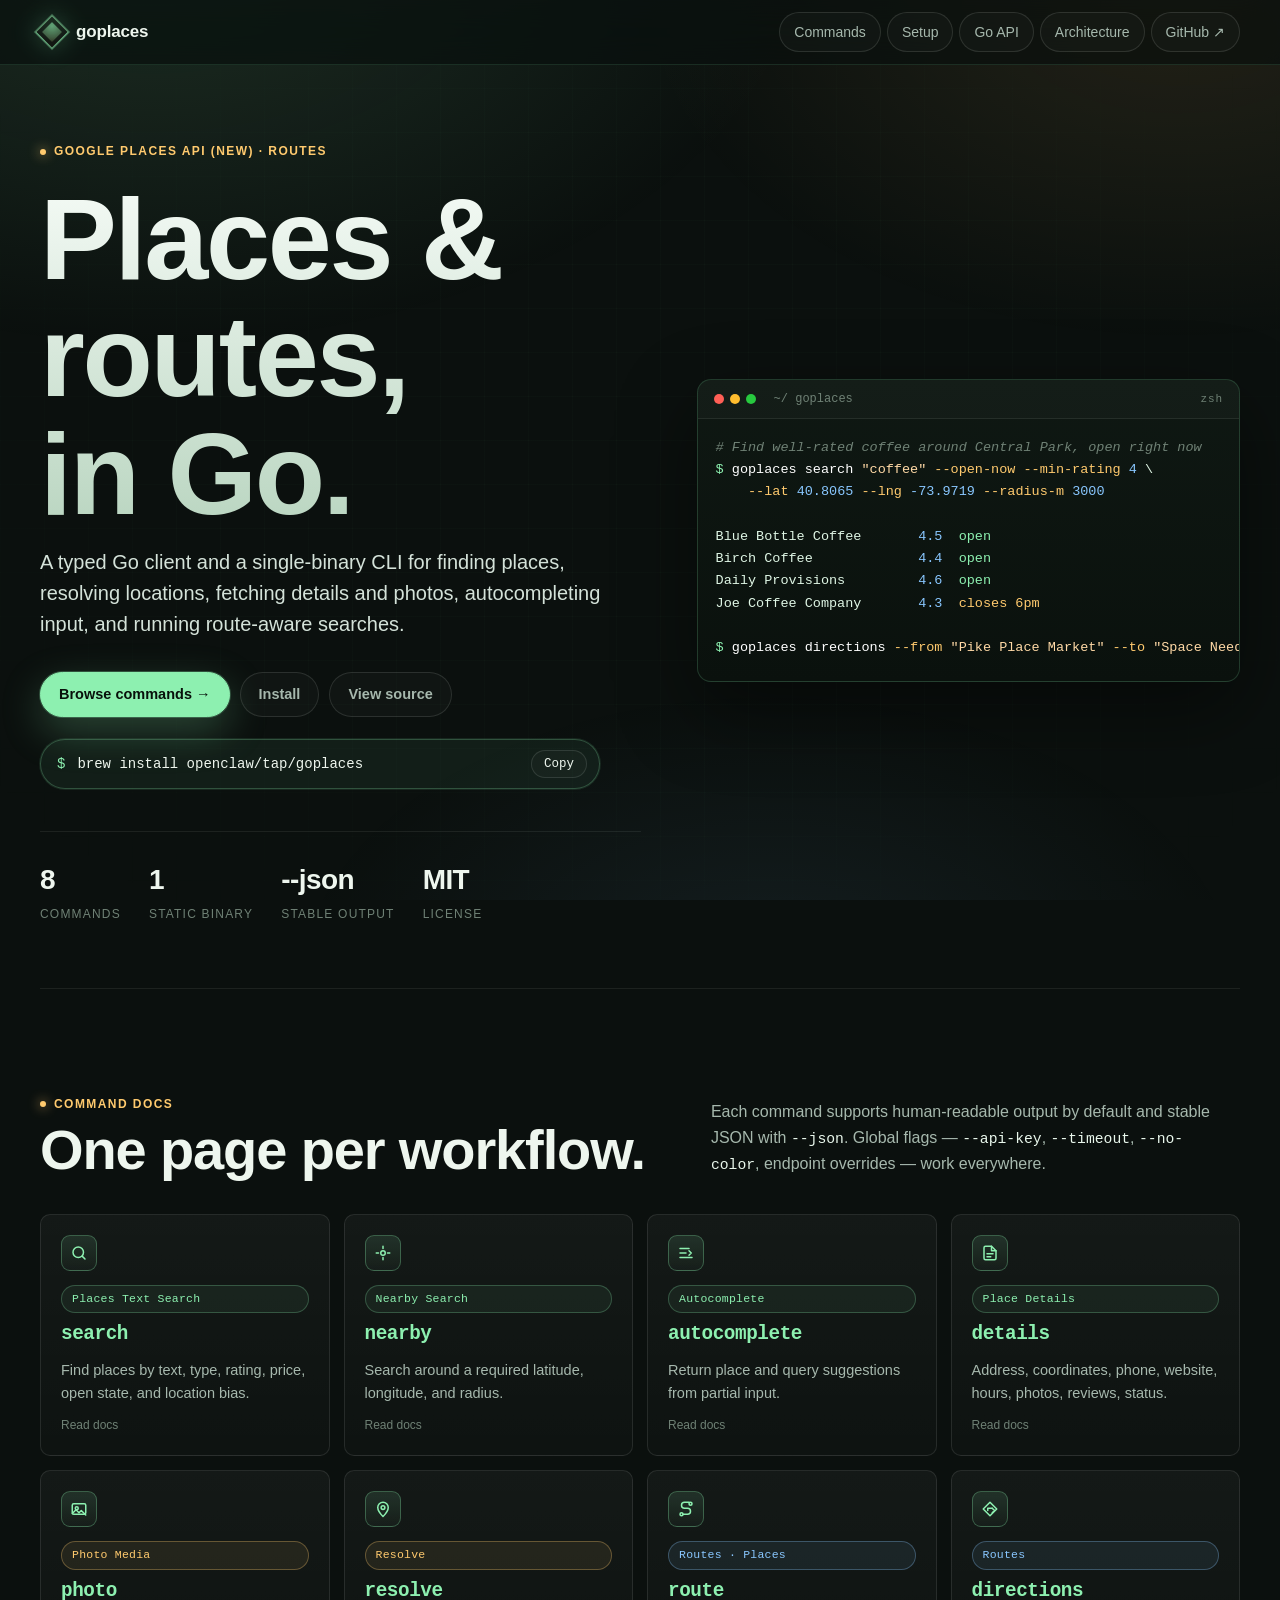
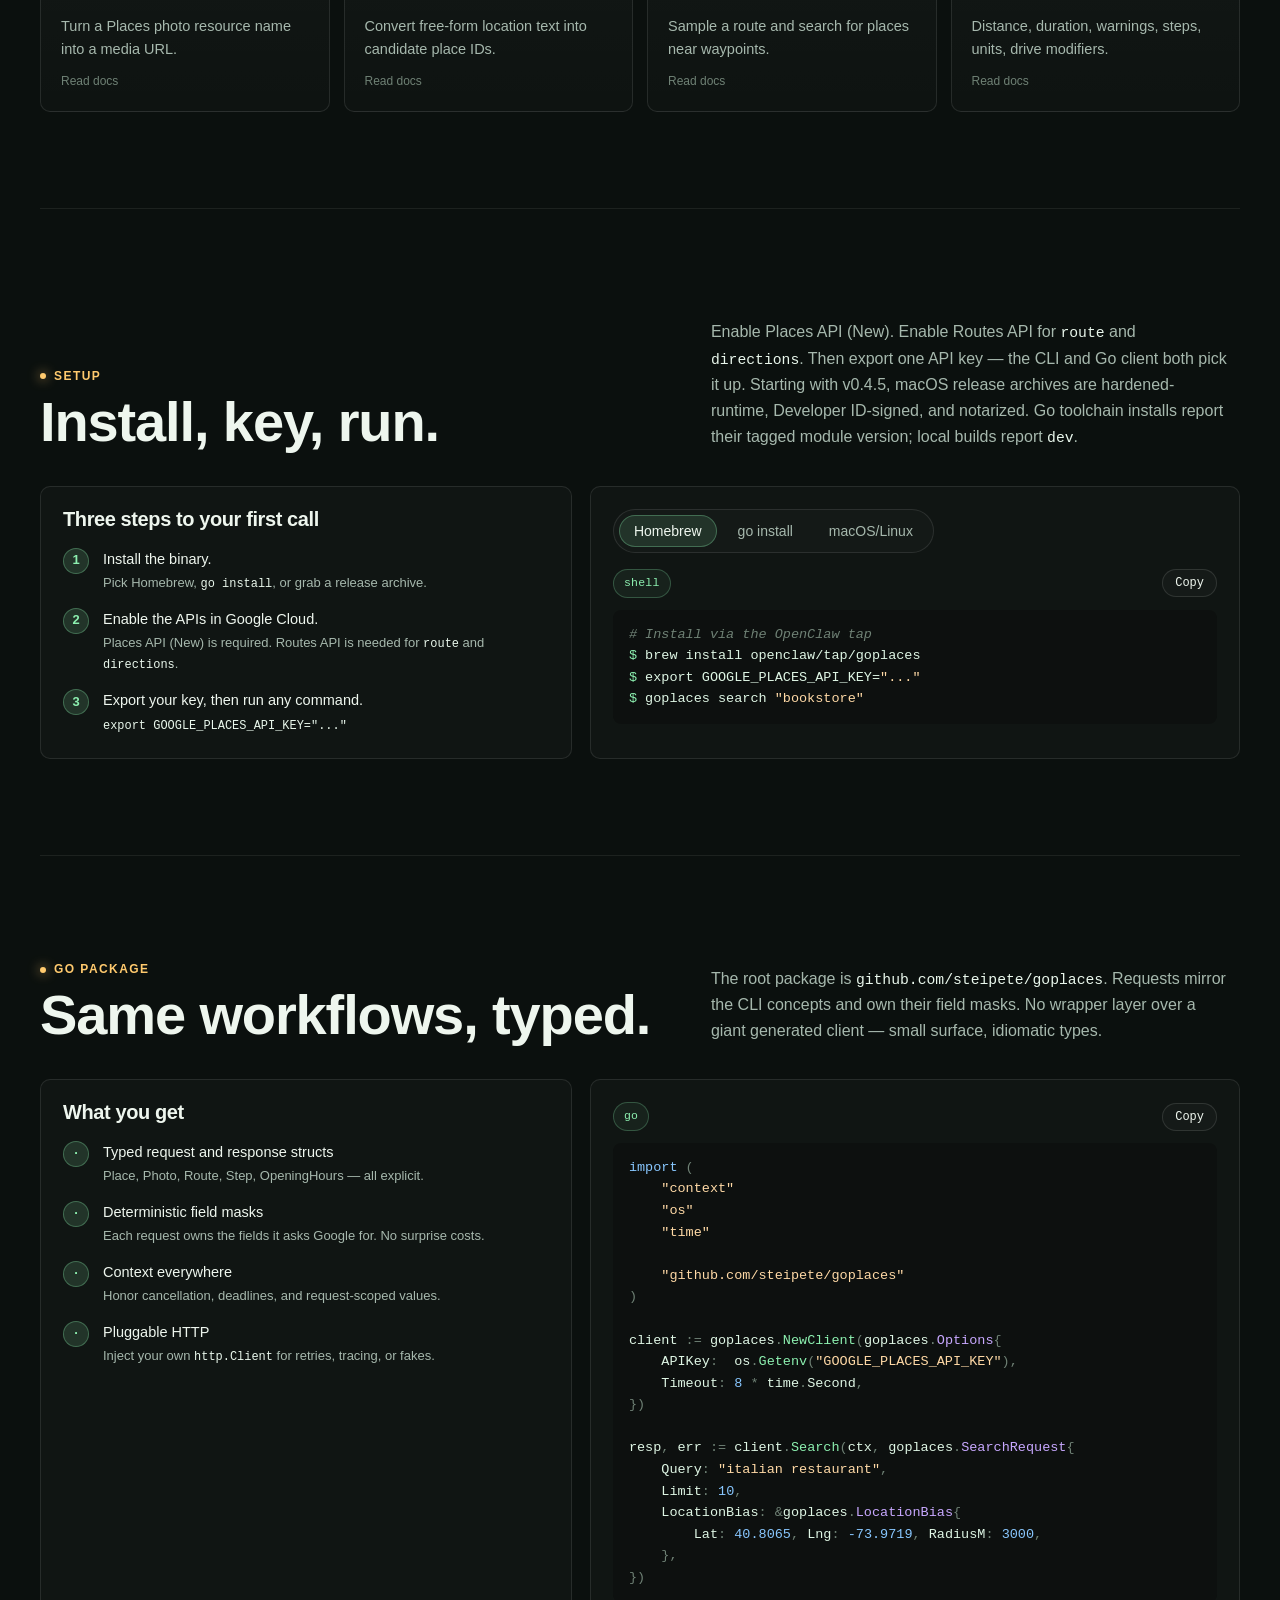
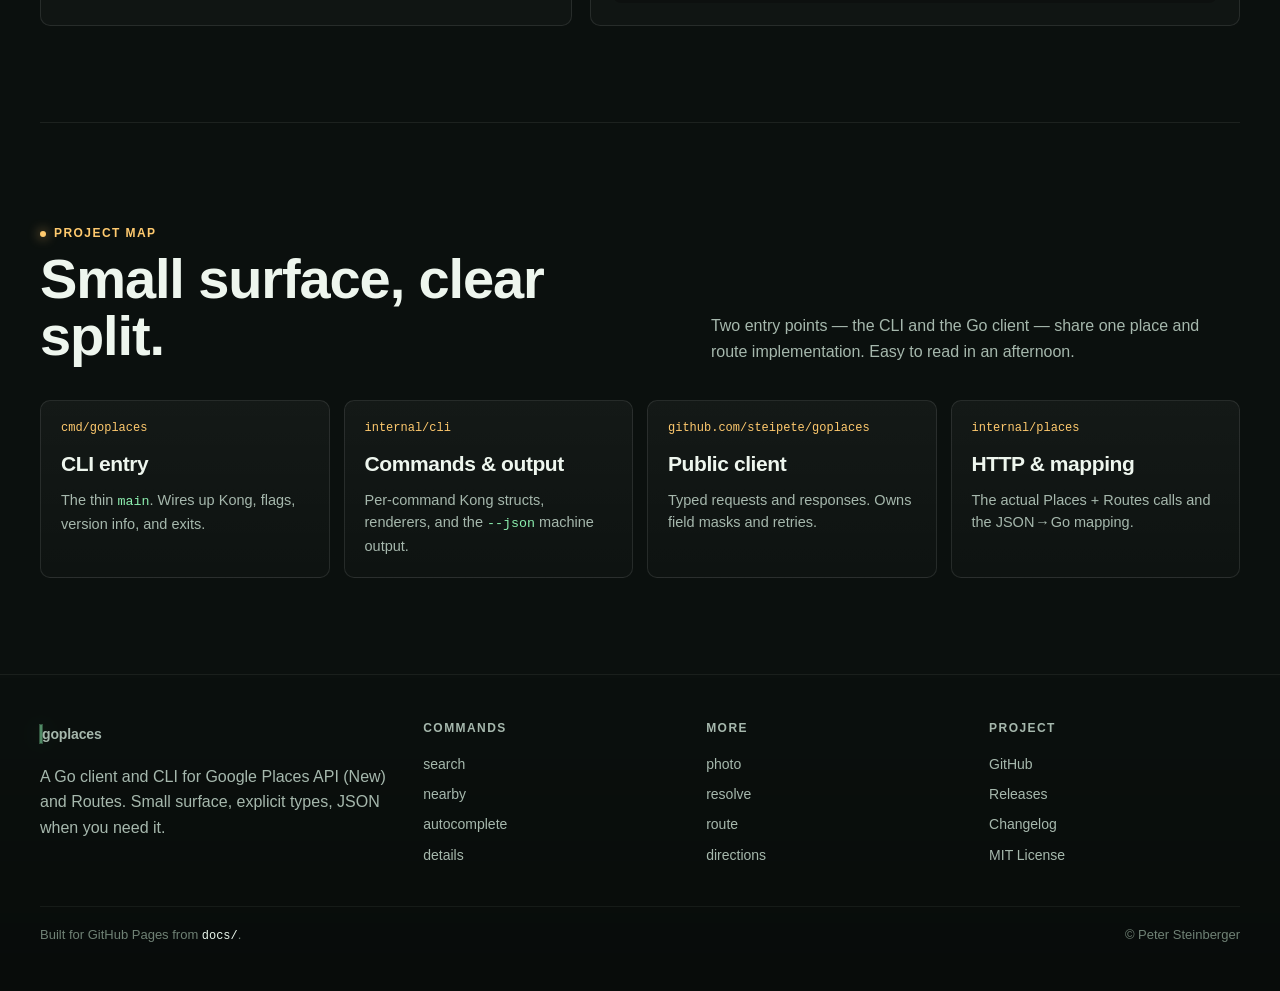
<file: docs/index.html>
<!doctype html>
<html lang="en">
<head>
  <meta charset="utf-8">
  <meta name="viewport" content="width=device-width, initial-scale=1">
  <title>goplaces &mdash; Go client + CLI for Google Places API (New)</title>
  <meta name="description" content="A modern Go client and CLI for Google Places API (New) and Routes. Search, autocomplete, details, photos, route-aware queries — typed, JSON-friendly, one binary.">
  <meta property="og:title" content="goplaces">
  <meta property="og:description" content="Modern Go client + CLI for Google Places API (New) and Routes.">
  <meta property="og:type" content="website">
  <meta name="theme-color" content="#0b100e">
  <link rel="stylesheet" href="assets/site.css">
</head>
<body>
  <header class="topbar">
    <nav class="nav shell" aria-label="Primary">
      <a class="brand" href="index.html"><span class="mark"></span><span>goplaces</span></a>
      <div class="links">
        <a href="#commands">Commands</a>
        <a href="#setup">Setup</a>
        <a href="#library">Go API</a>
        <a href="#architecture">Architecture</a>
        <a href="https://github.com/openclaw/goplaces" rel="noopener">GitHub &nearr;</a>
      </div>
    </nav>
  </header>

  <main>
    <!-- ─────────────── Hero ─────────────── -->
    <section class="hero shell">
      <div>
        <div class="eyebrow">Google Places API (New) &middot; Routes</div>
        <h1>Places &amp;<br>routes, in&nbsp;Go.</h1>
        <p class="lede">A typed Go client and a single-binary CLI for finding places, resolving locations, fetching details and photos, autocompleting input, and running route-aware searches.</p>
        <div class="actions">
          <a class="button primary" href="#commands">Browse commands <span class="arrow">&rarr;</span></a>
          <a class="button" href="#setup">Install</a>
          <a class="button" href="https://github.com/openclaw/goplaces" rel="noopener">View source</a>
        </div>
        <div class="qi" role="group" aria-label="Quick install">
          <span class="dollar">$</span>
          <span class="text" id="qi-cmd">brew install openclaw/tap/goplaces</span>
          <button class="copy" data-copy="#qi-cmd" aria-label="Copy install command">Copy</button>
        </div>
        <div class="stats" aria-label="Project at a glance">
          <div class="stat"><span class="num">8</span><span class="label">Commands</span></div>
          <div class="stat"><span class="num">1</span><span class="label">Static binary</span></div>
          <div class="stat"><span class="num">--json</span><span class="label">Stable output</span></div>
          <div class="stat"><span class="num">MIT</span><span class="label">License</span></div>
        </div>
      </div>

      <div class="window" aria-label="Terminal preview">
        <div class="window-bar">
          <span class="dots"><i></i><i></i><i></i></span>
          <span class="title">~/  goplaces</span>
          <span class="right">zsh</span>
        </div>
<pre><span class="tk-c"># Find well-rated coffee around Central Park, open right now</span>
<span class="tk-prompt">$ </span><span class="tk-cmd">goplaces search</span> <span class="tk-str">"coffee"</span> <span class="tk-flag">--open-now</span> <span class="tk-flag">--min-rating</span> <span class="tk-num">4</span> \
    <span class="tk-flag">--lat</span> <span class="tk-num">40.8065</span> <span class="tk-flag">--lng</span> <span class="tk-num">-73.9719</span> <span class="tk-flag">--radius-m</span> <span class="tk-num">3000</span>

Blue Bottle Coffee       <span class="tk-num">4.5</span>  <span class="tk-ok">open</span>
Birch Coffee             <span class="tk-num">4.4</span>  <span class="tk-ok">open</span>
Daily Provisions         <span class="tk-num">4.6</span>  <span class="tk-ok">open</span>
Joe Coffee Company       <span class="tk-num">4.3</span>  <span class="tk-warn">closes 6pm</span>

<span class="tk-prompt">$ </span><span class="tk-cmd">goplaces directions</span> <span class="tk-flag">--from</span> <span class="tk-str">"Pike Place Market"</span> <span class="tk-flag">--to</span> <span class="tk-str">"Space Needle"</span><span class="cursor"></span></pre>
      </div>
    </section>

    <!-- ─────────────── Commands ─────────────── -->
    <section class="section shell" id="commands">
      <div class="section-head">
        <div>
          <div class="eyebrow">Command docs</div>
          <h2>One page per workflow.</h2>
        </div>
        <p>Each command supports human-readable output by default and stable JSON with <code>--json</code>. Global flags &mdash; <code>--api-key</code>, <code>--timeout</code>, <code>--no-color</code>, endpoint overrides &mdash; work everywhere.</p>
      </div>

      <div class="grid">
        <a class="card" href="commands/search.html">
          <span class="card-icon" aria-hidden="true">
            <svg viewBox="0 0 24 24" fill="none" stroke="currentColor" stroke-width="2" stroke-linecap="round" stroke-linejoin="round"><circle cx="11" cy="11" r="7"/><path d="m20 20-3.5-3.5"/></svg>
          </span>
          <span class="pill">Places Text Search</span>
          <h3><code>search</code></h3>
          <p>Find places by text, type, rating, price, open state, and location bias.</p>
          <div class="card-foot"><span>Read docs</span><span class="arrow">&rarr;</span></div>
        </a>

        <a class="card" href="commands/nearby.html">
          <span class="card-icon" aria-hidden="true">
            <svg viewBox="0 0 24 24" fill="none" stroke="currentColor" stroke-width="2" stroke-linecap="round" stroke-linejoin="round"><circle cx="12" cy="12" r="3"/><path d="M3 12h3M18 12h3M12 3v3M12 18v3"/></svg>
          </span>
          <span class="pill">Nearby Search</span>
          <h3><code>nearby</code></h3>
          <p>Search around a required latitude, longitude, and radius.</p>
          <div class="card-foot"><span>Read docs</span><span class="arrow">&rarr;</span></div>
        </a>

        <a class="card" href="commands/autocomplete.html">
          <span class="card-icon" aria-hidden="true">
            <svg viewBox="0 0 24 24" fill="none" stroke="currentColor" stroke-width="2" stroke-linecap="round" stroke-linejoin="round"><path d="M4 6h12"/><path d="M4 12h8"/><path d="M4 18h16"/><path d="M16 9l3 3-3 3"/></svg>
          </span>
          <span class="pill">Autocomplete</span>
          <h3><code>autocomplete</code></h3>
          <p>Return place and query suggestions from partial input.</p>
          <div class="card-foot"><span>Read docs</span><span class="arrow">&rarr;</span></div>
        </a>

        <a class="card" href="commands/details.html">
          <span class="card-icon" aria-hidden="true">
            <svg viewBox="0 0 24 24" fill="none" stroke="currentColor" stroke-width="2" stroke-linecap="round" stroke-linejoin="round"><path d="M14 3H6a2 2 0 0 0-2 2v14a2 2 0 0 0 2 2h12a2 2 0 0 0 2-2V9z"/><path d="M14 3v6h6"/><path d="M8 13h8M8 17h5"/></svg>
          </span>
          <span class="pill">Place Details</span>
          <h3><code>details</code></h3>
          <p>Address, coordinates, phone, website, hours, photos, reviews, status.</p>
          <div class="card-foot"><span>Read docs</span><span class="arrow">&rarr;</span></div>
        </a>

        <a class="card" href="commands/photo.html">
          <span class="card-icon" aria-hidden="true">
            <svg viewBox="0 0 24 24" fill="none" stroke="currentColor" stroke-width="2" stroke-linecap="round" stroke-linejoin="round"><rect x="3" y="5" width="18" height="14" rx="2"/><circle cx="9" cy="11" r="2"/><path d="m3 18 5-5 4 4 3-3 6 6"/></svg>
          </span>
          <span class="pill amber">Photo Media</span>
          <h3><code>photo</code></h3>
          <p>Turn a Places photo resource name into a media URL.</p>
          <div class="card-foot"><span>Read docs</span><span class="arrow">&rarr;</span></div>
        </a>

        <a class="card" href="commands/resolve.html">
          <span class="card-icon" aria-hidden="true">
            <svg viewBox="0 0 24 24" fill="none" stroke="currentColor" stroke-width="2" stroke-linecap="round" stroke-linejoin="round"><path d="M12 22s7-7 7-12a7 7 0 1 0-14 0c0 5 7 12 7 12z"/><circle cx="12" cy="10" r="2.5"/></svg>
          </span>
          <span class="pill amber">Resolve</span>
          <h3><code>resolve</code></h3>
          <p>Convert free-form location text into candidate place IDs.</p>
          <div class="card-foot"><span>Read docs</span><span class="arrow">&rarr;</span></div>
        </a>

        <a class="card" href="commands/route.html">
          <span class="card-icon" aria-hidden="true">
            <svg viewBox="0 0 24 24" fill="none" stroke="currentColor" stroke-width="2" stroke-linecap="round" stroke-linejoin="round"><circle cx="6" cy="19" r="2"/><circle cx="18" cy="5" r="2"/><path d="M8 19h6a4 4 0 0 0 0-8h-4a4 4 0 0 1 0-8h6"/></svg>
          </span>
          <span class="pill blue">Routes &middot; Places</span>
          <h3><code>route</code></h3>
          <p>Sample a route and search for places near waypoints.</p>
          <div class="card-foot"><span>Read docs</span><span class="arrow">&rarr;</span></div>
        </a>

        <a class="card" href="commands/directions.html">
          <span class="card-icon" aria-hidden="true">
            <svg viewBox="0 0 24 24" fill="none" stroke="currentColor" stroke-width="2" stroke-linecap="round" stroke-linejoin="round"><path d="M3 12l9-9 9 9-9 9z"/><path d="M9 14v-3h6"/><path d="M15 11l3 3-3 3"/></svg>
          </span>
          <span class="pill blue">Routes</span>
          <h3><code>directions</code></h3>
          <p>Distance, duration, warnings, steps, units, drive modifiers.</p>
          <div class="card-foot"><span>Read docs</span><span class="arrow">&rarr;</span></div>
        </a>
      </div>
    </section>

    <!-- ─────────────── Setup ─────────────── -->
    <section class="section shell" id="setup">
      <div class="section-head">
        <div>
          <div class="eyebrow">Setup</div>
          <h2>Install, key, run.</h2>
        </div>
        <p>Enable Places API (New). Enable Routes API for <code>route</code> and <code>directions</code>. Then export one API key &mdash; the CLI and Go client both pick it up. Starting with v0.4.5, macOS release archives are hardened-runtime, Developer ID-signed, and notarized. Go toolchain installs report their tagged module version; local builds report <code>dev</code>.</p>
      </div>

      <div class="split">
        <div class="panel">
          <h3>Three steps to your first call</h3>
          <ol class="steps">
            <li><b>1</b><div>
              <p>Install the binary.</p>
              <small>Pick Homebrew, <code>go install</code>, or grab a release archive.</small>
            </div></li>
            <li><b>2</b><div>
              <p>Enable the APIs in Google Cloud.</p>
              <small>Places API (New) is required. Routes API is needed for <code>route</code> and <code>directions</code>.</small>
            </div></li>
            <li><b>3</b><div>
              <p>Export your key, then run any command.</p>
              <small><code>export GOOGLE_PLACES_API_KEY="..."</code></small>
            </div></li>
          </ol>
        </div>

        <div class="panel" data-tabs>
          <div role="tablist" class="tabs" aria-label="Install method">
            <button class="tab" role="tab" aria-selected="true"  aria-controls="t-brew">Homebrew</button>
            <button class="tab" role="tab" aria-selected="false" aria-controls="t-go">go install</button>
            <button class="tab" role="tab" aria-selected="false" aria-controls="t-bin">macOS/Linux</button>
          </div>

          <div role="tabpanel" id="t-brew" class="tab-panel is-active">
            <div class="codebar"><span class="pill">shell</span><button class="copy" data-copy="#code-brew" data-copy-text="brew install openclaw/tap/goplaces
export GOOGLE_PLACES_API_KEY=&quot;...&quot;
goplaces search &quot;bookstore&quot;">Copy</button></div>
<pre id="code-brew"><span class="tk-c"># Install via the OpenClaw tap</span>
<span class="tk-prompt">$ </span>brew install openclaw/tap/goplaces
<span class="tk-prompt">$ </span>export GOOGLE_PLACES_API_KEY=<span class="tk-str">"..."</span>
<span class="tk-prompt">$ </span>goplaces search <span class="tk-str">"bookstore"</span></pre>
          </div>

          <div role="tabpanel" id="t-go" class="tab-panel">
            <div class="codebar"><span class="pill">shell</span><button class="copy" data-copy="#code-go" data-copy-text="go install github.com/steipete/goplaces/cmd/goplaces@latest
export GOOGLE_PLACES_API_KEY=&quot;...&quot;
goplaces details ChIJN1t_tDeuEmsRUsoyG83frY4">Copy</button></div>
<pre id="code-go"><span class="tk-c"># Direct install via the Go toolchain</span>
<span class="tk-prompt">$ </span>go install github.com/steipete/goplaces/cmd/goplaces@latest
<span class="tk-prompt">$ </span>export GOOGLE_PLACES_API_KEY=<span class="tk-str">"..."</span>
<span class="tk-prompt">$ </span>goplaces details ChIJN1t_tDeuEmsRUsoyG83frY4</pre>
          </div>

          <div role="tabpanel" id="t-bin" class="tab-panel">
            <div class="codebar"><span class="pill">shell</span><button class="copy" data-copy="#code-bin" data-copy-text="gh release download --repo openclaw/goplaces --pattern &quot;goplaces_*_$(go env GOOS)_$(go env GOARCH).tar.gz&quot; --output - | tar xz
./goplaces --help">Copy</button></div>
<pre id="code-bin"><span class="tk-c"># Stream the matching archive from the latest GitHub release</span>
<span class="tk-prompt">$ </span>gh release download <span class="tk-flag">--repo</span> openclaw/goplaces \
    <span class="tk-flag">--pattern</span> <span class="tk-str">"goplaces_*_$(go env GOOS)_$(go env GOARCH).tar.gz"</span> \
    <span class="tk-flag">--output</span> - | tar xz
<span class="tk-prompt">$ </span>./goplaces --help</pre>
          </div>
        </div>
      </div>
    </section>

    <!-- ─────────────── Go library ─────────────── -->
    <section class="section shell" id="library">
      <div class="section-head">
        <div>
          <div class="eyebrow">Go package</div>
          <h2>Same workflows, typed.</h2>
        </div>
        <p>The root package is <code>github.com/steipete/goplaces</code>. Requests mirror the CLI concepts and own their field masks. No wrapper layer over a giant generated client &mdash; small surface, idiomatic types.</p>
      </div>

      <div class="split">
        <div class="panel">
          <h3>What you get</h3>
          <ul class="steps">
            <li><b>&middot;</b><div><p>Typed request and response structs</p><small>Place, Photo, Route, Step, OpeningHours &mdash; all explicit.</small></div></li>
            <li><b>&middot;</b><div><p>Deterministic field masks</p><small>Each request owns the fields it asks Google for. No surprise costs.</small></div></li>
            <li><b>&middot;</b><div><p>Context everywhere</p><small>Honor cancellation, deadlines, and request-scoped values.</small></div></li>
            <li><b>&middot;</b><div><p>Pluggable HTTP</p><small>Inject your own <code>http.Client</code> for retries, tracing, or fakes.</small></div></li>
          </ul>
        </div>

        <div class="panel">
          <div class="codebar"><span class="pill">go</span><button class="copy" data-copy="#goapi">Copy</button></div>
<pre id="goapi"><span class="tk-key">import</span> <span class="tk-pun">(</span>
    <span class="tk-str">"context"</span>
    <span class="tk-str">"os"</span>
    <span class="tk-str">"time"</span>

    <span class="tk-str">"github.com/steipete/goplaces"</span>
<span class="tk-pun">)</span>

client <span class="tk-pun">:=</span> goplaces<span class="tk-pun">.</span><span class="tk-fn">NewClient</span><span class="tk-pun">(</span>goplaces<span class="tk-pun">.</span><span class="tk-type">Options</span><span class="tk-pun">{</span>
    APIKey<span class="tk-pun">:</span>  os<span class="tk-pun">.</span><span class="tk-fn">Getenv</span><span class="tk-pun">(</span><span class="tk-str">"GOOGLE_PLACES_API_KEY"</span><span class="tk-pun">),</span>
    Timeout<span class="tk-pun">:</span> <span class="tk-num">8</span> <span class="tk-pun">*</span> time<span class="tk-pun">.</span>Second<span class="tk-pun">,</span>
<span class="tk-pun">})</span>

resp<span class="tk-pun">,</span> err <span class="tk-pun">:=</span> client<span class="tk-pun">.</span><span class="tk-fn">Search</span><span class="tk-pun">(</span>ctx<span class="tk-pun">,</span> goplaces<span class="tk-pun">.</span><span class="tk-type">SearchRequest</span><span class="tk-pun">{</span>
    Query<span class="tk-pun">:</span> <span class="tk-str">"italian restaurant"</span><span class="tk-pun">,</span>
    Limit<span class="tk-pun">:</span> <span class="tk-num">10</span><span class="tk-pun">,</span>
    LocationBias<span class="tk-pun">:</span> <span class="tk-pun">&amp;</span>goplaces<span class="tk-pun">.</span><span class="tk-type">LocationBias</span><span class="tk-pun">{</span>
        Lat<span class="tk-pun">:</span> <span class="tk-num">40.8065</span><span class="tk-pun">,</span> Lng<span class="tk-pun">:</span> <span class="tk-num">-73.9719</span><span class="tk-pun">,</span> RadiusM<span class="tk-pun">:</span> <span class="tk-num">3000</span><span class="tk-pun">,</span>
    <span class="tk-pun">},</span>
<span class="tk-pun">})</span></pre>
        </div>
      </div>
    </section>

    <!-- ─────────────── Architecture ─────────────── -->
    <section class="section shell" id="architecture">
      <div class="section-head">
        <div>
          <div class="eyebrow">Project map</div>
          <h2>Small surface, clear split.</h2>
        </div>
        <p>Two entry points &mdash; the CLI and the Go client &mdash; share one place and route implementation. Easy to read in an afternoon.</p>
      </div>

      <div class="map">
        <div class="card">
          <span class="path">cmd/goplaces</span>
          <h3>CLI entry</h3>
          <p>The thin <code>main</code>. Wires up Kong, flags, version info, and exits.</p>
        </div>
        <div class="card">
          <span class="path">internal/cli</span>
          <h3>Commands &amp; output</h3>
          <p>Per-command Kong structs, renderers, and the <code>--json</code> machine output.</p>
        </div>
        <div class="card">
          <span class="path">github.com/steipete/goplaces</span>
          <h3>Public client</h3>
          <p>Typed requests and responses. Owns field masks and retries.</p>
        </div>
        <div class="card">
          <span class="path">internal/places</span>
          <h3>HTTP &amp; mapping</h3>
          <p>The actual Places + Routes calls and the JSON&hairsp;&rarr;&hairsp;Go mapping.</p>
        </div>
      </div>
    </section>
  </main>

  <!-- ─────────────── Footer ─────────────── -->
  <footer class="footer">
    <div class="shell foot-grid">
      <div>
        <a class="brand" href="index.html"><span class="mark"></span><span>goplaces</span></a>
        <p>A Go client and CLI for Google Places API (New) and Routes. Small surface, explicit types, JSON when you need it.</p>
      </div>
      <div>
        <h4>Commands</h4>
        <a href="commands/search.html">search</a>
        <a href="commands/nearby.html">nearby</a>
        <a href="commands/autocomplete.html">autocomplete</a>
        <a href="commands/details.html">details</a>
      </div>
      <div>
        <h4>More</h4>
        <a href="commands/photo.html">photo</a>
        <a href="commands/resolve.html">resolve</a>
        <a href="commands/route.html">route</a>
        <a href="commands/directions.html">directions</a>
      </div>
      <div>
        <h4>Project</h4>
        <a href="https://github.com/openclaw/goplaces" rel="noopener">GitHub</a>
        <a href="https://github.com/openclaw/goplaces/releases" rel="noopener">Releases</a>
        <a href="https://github.com/openclaw/goplaces/blob/main/CHANGELOG.md" rel="noopener">Changelog</a>
        <a href="https://github.com/openclaw/goplaces/blob/main/LICENSE" rel="noopener">MIT License</a>
      </div>
    </div>
    <div class="shell foot-bar">
      <span>Built for GitHub Pages from <code>docs/</code>.</span>
      <span>&copy; Peter Steinberger</span>
    </div>
  </footer>

  <script src="assets/site.js"></script>
</body>
</html>
</file>
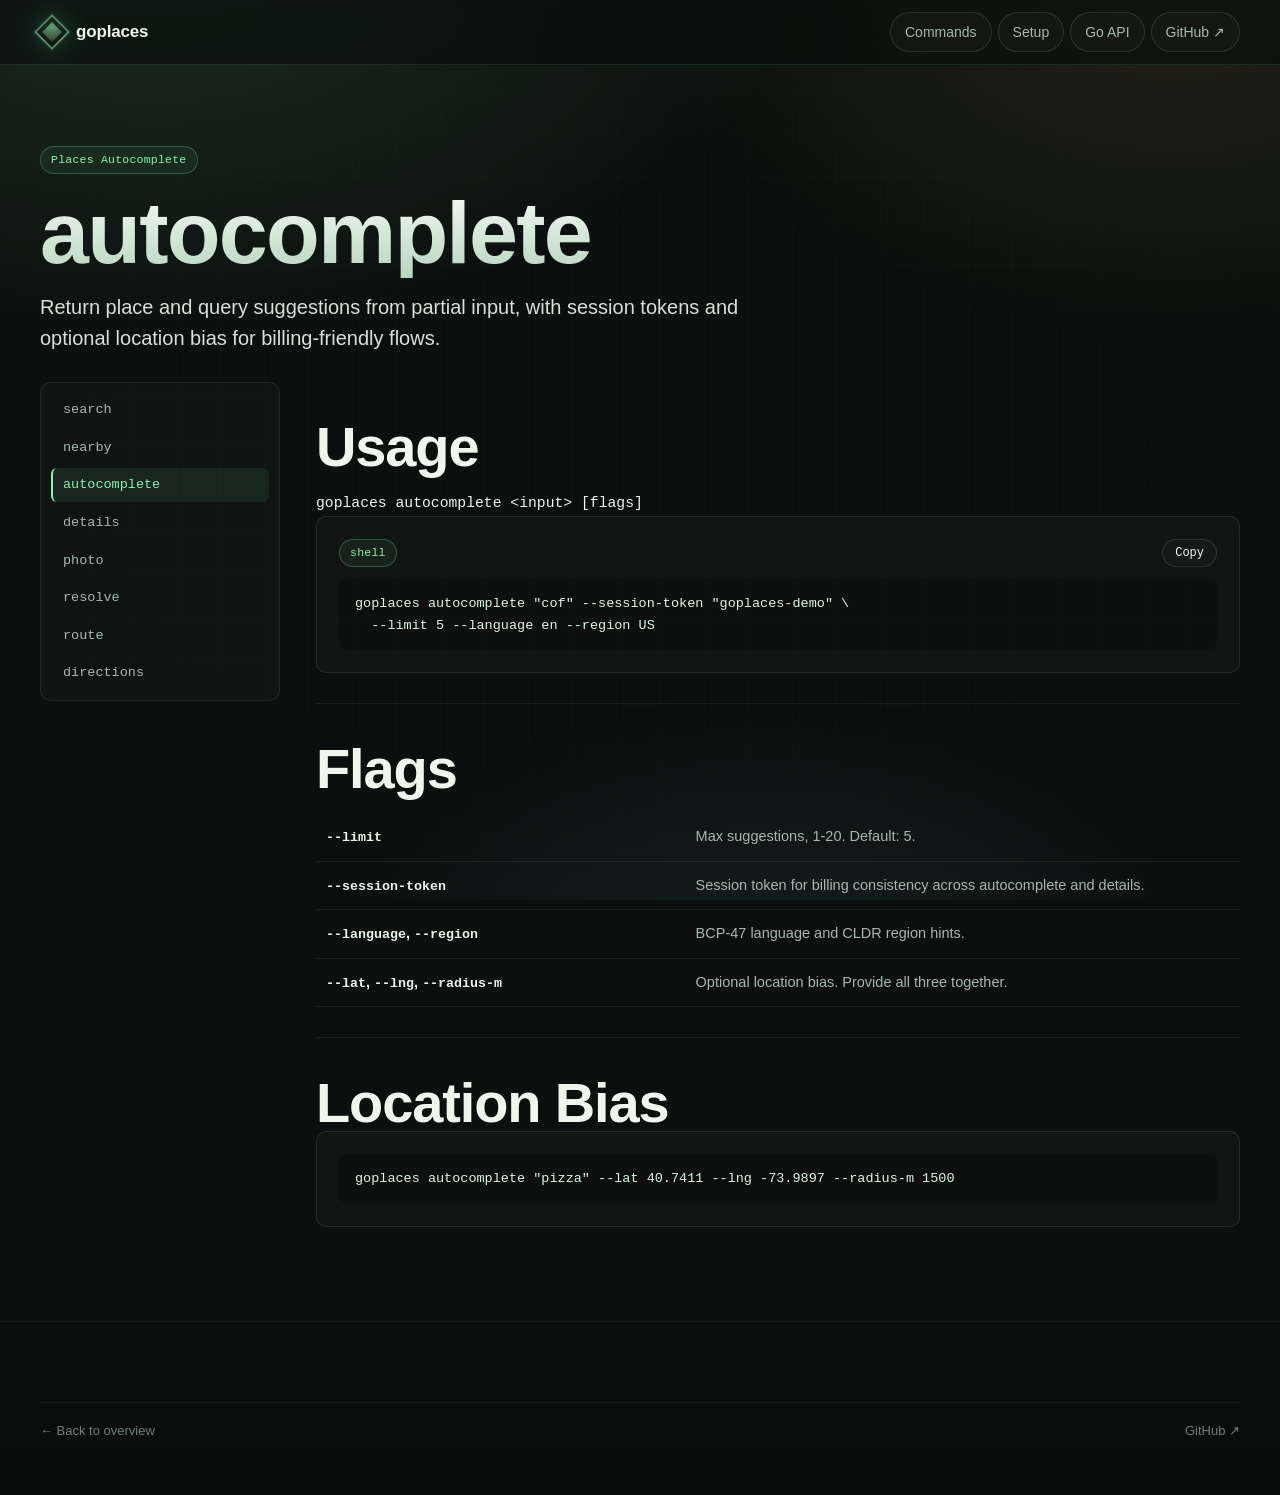
<file: docs/commands/autocomplete.html>
<!doctype html>
<html lang="en">
<head>
  <meta charset="utf-8">
  <meta name="viewport" content="width=device-width, initial-scale=1">
  <title>goplaces autocomplete</title>
  <meta name="description" content="Autocomplete place and query input with goplaces.">
  <link rel="stylesheet" href="../assets/site.css">
</head>
<body>
  <header class="topbar"><nav class="nav shell" aria-label="Primary"><a class="brand" href="../index.html"><span class="mark"></span><span>goplaces</span></a><div class="links"><a href="../index.html#commands">Commands</a><a href="../index.html#setup">Setup</a><a href="../index.html#library">Go API</a><a href="https://github.com/openclaw/goplaces" rel="noopener">GitHub &nearr;</a></div></nav></header>
  <main class="shell">
    <section class="command-hero"><span class="pill">Places Autocomplete</span><h1>autocomplete</h1><p class="lede">Return place and query suggestions from partial input, with session tokens and optional location bias for billing-friendly flows.</p></section>
    <div class="command-layout">
      <aside class="side"><a href="search.html">search</a><a href="nearby.html">nearby</a><a href="autocomplete.html" aria-current="page">autocomplete</a><a href="details.html">details</a><a href="photo.html">photo</a><a href="resolve.html">resolve</a><a href="route.html">route</a><a href="directions.html">directions</a></aside>
      <article>
        <section class="section">
          <h2>Usage</h2>
          <p><code>goplaces autocomplete &lt;input&gt; [flags]</code></p>
          <div class="panel"><div class="codebar"><span class="pill">shell</span><button class="copy" data-copy="#example">Copy</button></div><pre id="example">goplaces autocomplete "cof" --session-token "goplaces-demo" \
  --limit 5 --language en --region US</pre></div>
        </section>
        <section class="section">
          <h2>Flags</h2>
          <table><tbody>
            <tr><th><code>--limit</code></th><td>Max suggestions, 1-20. Default: 5.</td></tr>
            <tr><th><code>--session-token</code></th><td>Session token for billing consistency across autocomplete and details.</td></tr>
            <tr><th><code>--language</code>, <code>--region</code></th><td>BCP-47 language and CLDR region hints.</td></tr>
            <tr><th><code>--lat</code>, <code>--lng</code>, <code>--radius-m</code></th><td>Optional location bias. Provide all three together.</td></tr>
          </tbody></table>
        </section>
        <section class="section">
          <h2>Location Bias</h2>
          <div class="panel"><pre>goplaces autocomplete "pizza" --lat 40.7411 --lng -73.9897 --radius-m 1500</pre></div>
        </section>
      </article>
    </div>
  </main>
  <footer class="footer"><div class="shell foot-bar"><a href="../index.html">&larr; Back to overview</a><a href="https://github.com/openclaw/goplaces" rel="noopener">GitHub &nearr;</a></div></footer>
  <script src="../assets/site.js"></script>
</body>
</html>
</file>
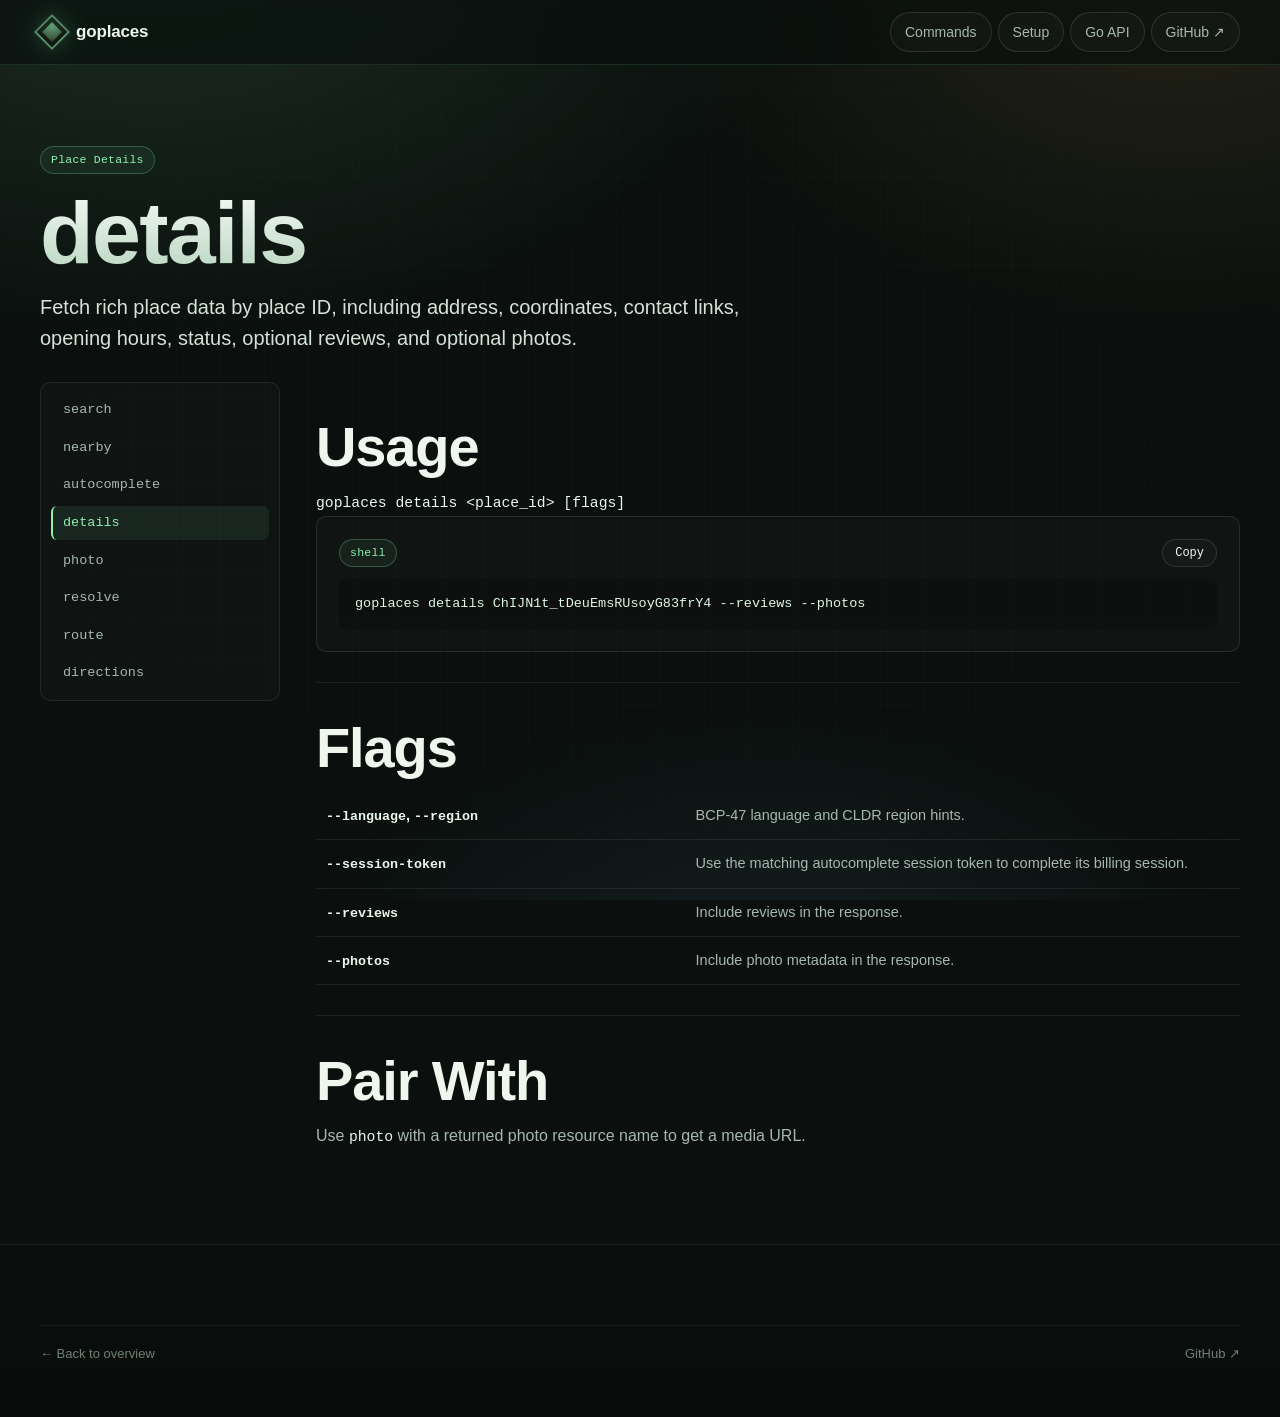
<file: docs/commands/details.html>
<!doctype html>
<html lang="en">
<head>
  <meta charset="utf-8">
  <meta name="viewport" content="width=device-width, initial-scale=1">
  <title>goplaces details</title>
  <meta name="description" content="Fetch place details by place ID with goplaces.">
  <link rel="stylesheet" href="../assets/site.css">
</head>
<body>
  <header class="topbar"><nav class="nav shell" aria-label="Primary"><a class="brand" href="../index.html"><span class="mark"></span><span>goplaces</span></a><div class="links"><a href="../index.html#commands">Commands</a><a href="../index.html#setup">Setup</a><a href="../index.html#library">Go API</a><a href="https://github.com/openclaw/goplaces" rel="noopener">GitHub &nearr;</a></div></nav></header>
  <main class="shell">
    <section class="command-hero"><span class="pill">Place Details</span><h1>details</h1><p class="lede">Fetch rich place data by place ID, including address, coordinates, contact links, opening hours, status, optional reviews, and optional photos.</p></section>
    <div class="command-layout">
      <aside class="side"><a href="search.html">search</a><a href="nearby.html">nearby</a><a href="autocomplete.html">autocomplete</a><a href="details.html" aria-current="page">details</a><a href="photo.html">photo</a><a href="resolve.html">resolve</a><a href="route.html">route</a><a href="directions.html">directions</a></aside>
      <article>
        <section class="section">
          <h2>Usage</h2>
          <p><code>goplaces details &lt;place_id&gt; [flags]</code></p>
          <div class="panel"><div class="codebar"><span class="pill">shell</span><button class="copy" data-copy="#example">Copy</button></div><pre id="example">goplaces details ChIJN1t_tDeuEmsRUsoyG83frY4 --reviews --photos</pre></div>
        </section>
        <section class="section">
          <h2>Flags</h2>
          <table><tbody>
            <tr><th><code>--language</code>, <code>--region</code></th><td>BCP-47 language and CLDR region hints.</td></tr>
            <tr><th><code>--session-token</code></th><td>Use the matching autocomplete session token to complete its billing session.</td></tr>
            <tr><th><code>--reviews</code></th><td>Include reviews in the response.</td></tr>
            <tr><th><code>--photos</code></th><td>Include photo metadata in the response.</td></tr>
          </tbody></table>
        </section>
        <section class="section">
          <h2>Pair With</h2>
          <p>Use <a href="photo.html"><code>photo</code></a> with a returned photo resource name to get a media URL.</p>
        </section>
      </article>
    </div>
  </main>
  <footer class="footer"><div class="shell foot-bar"><a href="../index.html">&larr; Back to overview</a><a href="https://github.com/openclaw/goplaces" rel="noopener">GitHub &nearr;</a></div></footer>
  <script src="../assets/site.js"></script>
</body>
</html>
</file>
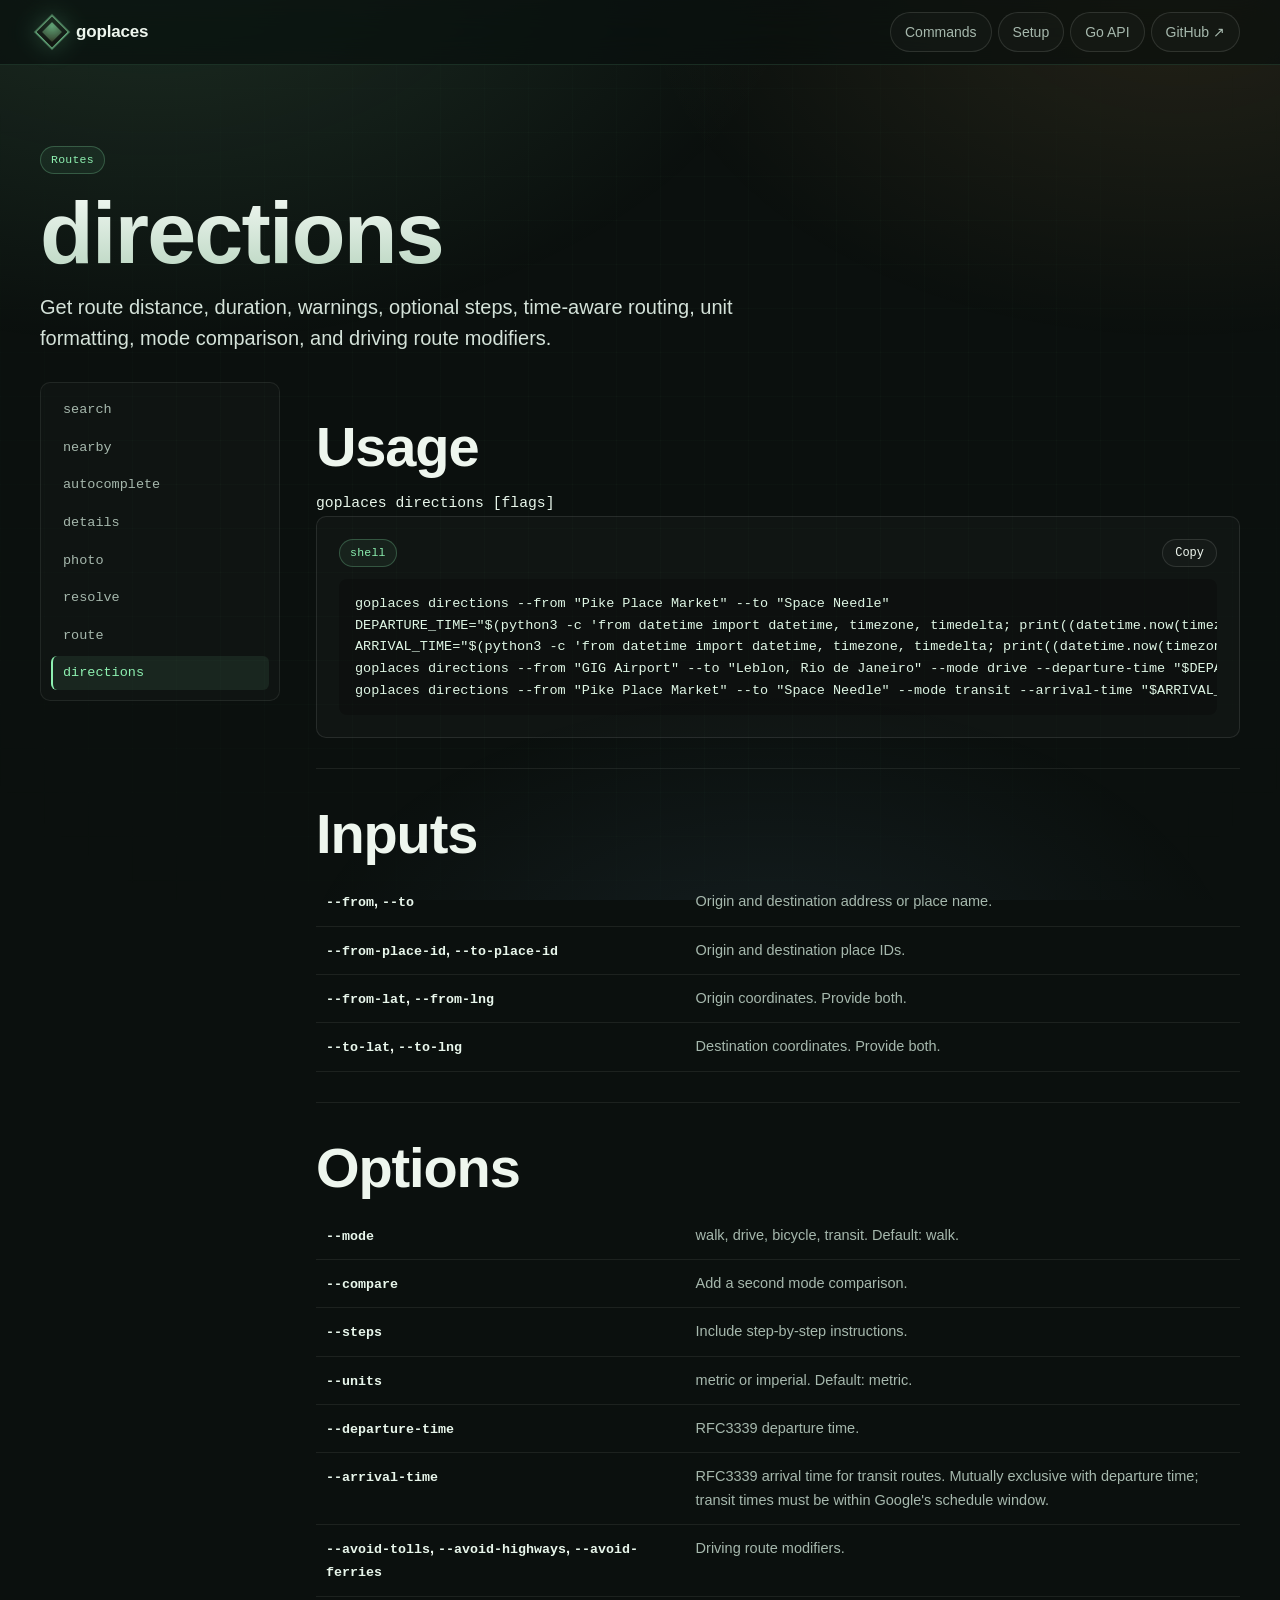
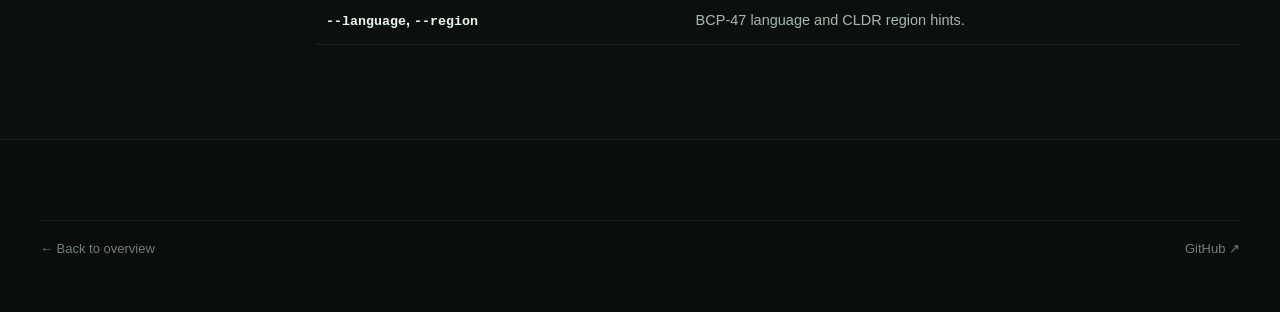
<file: docs/commands/directions.html>
<!doctype html>
<html lang="en">
<head>
  <meta charset="utf-8">
  <meta name="viewport" content="width=device-width, initial-scale=1">
  <title>goplaces directions</title>
  <meta name="description" content="Get route directions, distance, and duration with goplaces.">
  <link rel="stylesheet" href="../assets/site.css">
</head>
<body>
  <header class="topbar"><nav class="nav shell" aria-label="Primary"><a class="brand" href="../index.html"><span class="mark"></span><span>goplaces</span></a><div class="links"><a href="../index.html#commands">Commands</a><a href="../index.html#setup">Setup</a><a href="../index.html#library">Go API</a><a href="https://github.com/openclaw/goplaces" rel="noopener">GitHub &nearr;</a></div></nav></header>
  <main class="shell">
    <section class="command-hero"><span class="pill">Routes</span><h1>directions</h1><p class="lede">Get route distance, duration, warnings, optional steps, time-aware routing, unit formatting, mode comparison, and driving route modifiers.</p></section>
    <div class="command-layout">
      <aside class="side"><a href="search.html">search</a><a href="nearby.html">nearby</a><a href="autocomplete.html">autocomplete</a><a href="details.html">details</a><a href="photo.html">photo</a><a href="resolve.html">resolve</a><a href="route.html">route</a><a href="directions.html" aria-current="page">directions</a></aside>
      <article>
        <section class="section">
          <h2>Usage</h2>
          <p><code>goplaces directions [flags]</code></p>
          <div class="panel"><div class="codebar"><span class="pill">shell</span><button class="copy" data-copy="#example">Copy</button></div><pre id="example">goplaces directions --from "Pike Place Market" --to "Space Needle"
DEPARTURE_TIME="$(python3 -c 'from datetime import datetime, timezone, timedelta; print((datetime.now(timezone.utc)+timedelta(minutes=10)).strftime("%Y-%m-%dT%H:%M:%SZ"))')"
ARRIVAL_TIME="$(python3 -c 'from datetime import datetime, timezone, timedelta; print((datetime.now(timezone.utc)+timedelta(minutes=30)).strftime("%Y-%m-%dT%H:%M:%SZ"))')"
goplaces directions --from "GIG Airport" --to "Leblon, Rio de Janeiro" --mode drive --departure-time "$DEPARTURE_TIME"
goplaces directions --from "Pike Place Market" --to "Space Needle" --mode transit --arrival-time "$ARRIVAL_TIME"</pre></div>
        </section>
        <section class="section">
          <h2>Inputs</h2>
          <table><tbody>
            <tr><th><code>--from</code>, <code>--to</code></th><td>Origin and destination address or place name.</td></tr>
            <tr><th><code>--from-place-id</code>, <code>--to-place-id</code></th><td>Origin and destination place IDs.</td></tr>
            <tr><th><code>--from-lat</code>, <code>--from-lng</code></th><td>Origin coordinates. Provide both.</td></tr>
            <tr><th><code>--to-lat</code>, <code>--to-lng</code></th><td>Destination coordinates. Provide both.</td></tr>
          </tbody></table>
        </section>
        <section class="section">
          <h2>Options</h2>
          <table><tbody>
            <tr><th><code>--mode</code></th><td>walk, drive, bicycle, transit. Default: walk.</td></tr>
            <tr><th><code>--compare</code></th><td>Add a second mode comparison.</td></tr>
            <tr><th><code>--steps</code></th><td>Include step-by-step instructions.</td></tr>
            <tr><th><code>--units</code></th><td>metric or imperial. Default: metric.</td></tr>
            <tr><th><code>--departure-time</code></th><td>RFC3339 departure time.</td></tr>
            <tr><th><code>--arrival-time</code></th><td>RFC3339 arrival time for transit routes. Mutually exclusive with departure time; transit times must be within Google's schedule window.</td></tr>
            <tr><th><code>--avoid-tolls</code>, <code>--avoid-highways</code>, <code>--avoid-ferries</code></th><td>Driving route modifiers.</td></tr>
            <tr><th><code>--language</code>, <code>--region</code></th><td>BCP-47 language and CLDR region hints.</td></tr>
          </tbody></table>
        </section>
      </article>
    </div>
  </main>
  <footer class="footer"><div class="shell foot-bar"><a href="../index.html">&larr; Back to overview</a><a href="https://github.com/openclaw/goplaces" rel="noopener">GitHub &nearr;</a></div></footer>
  <script src="../assets/site.js"></script>
</body>
</html>
</file>
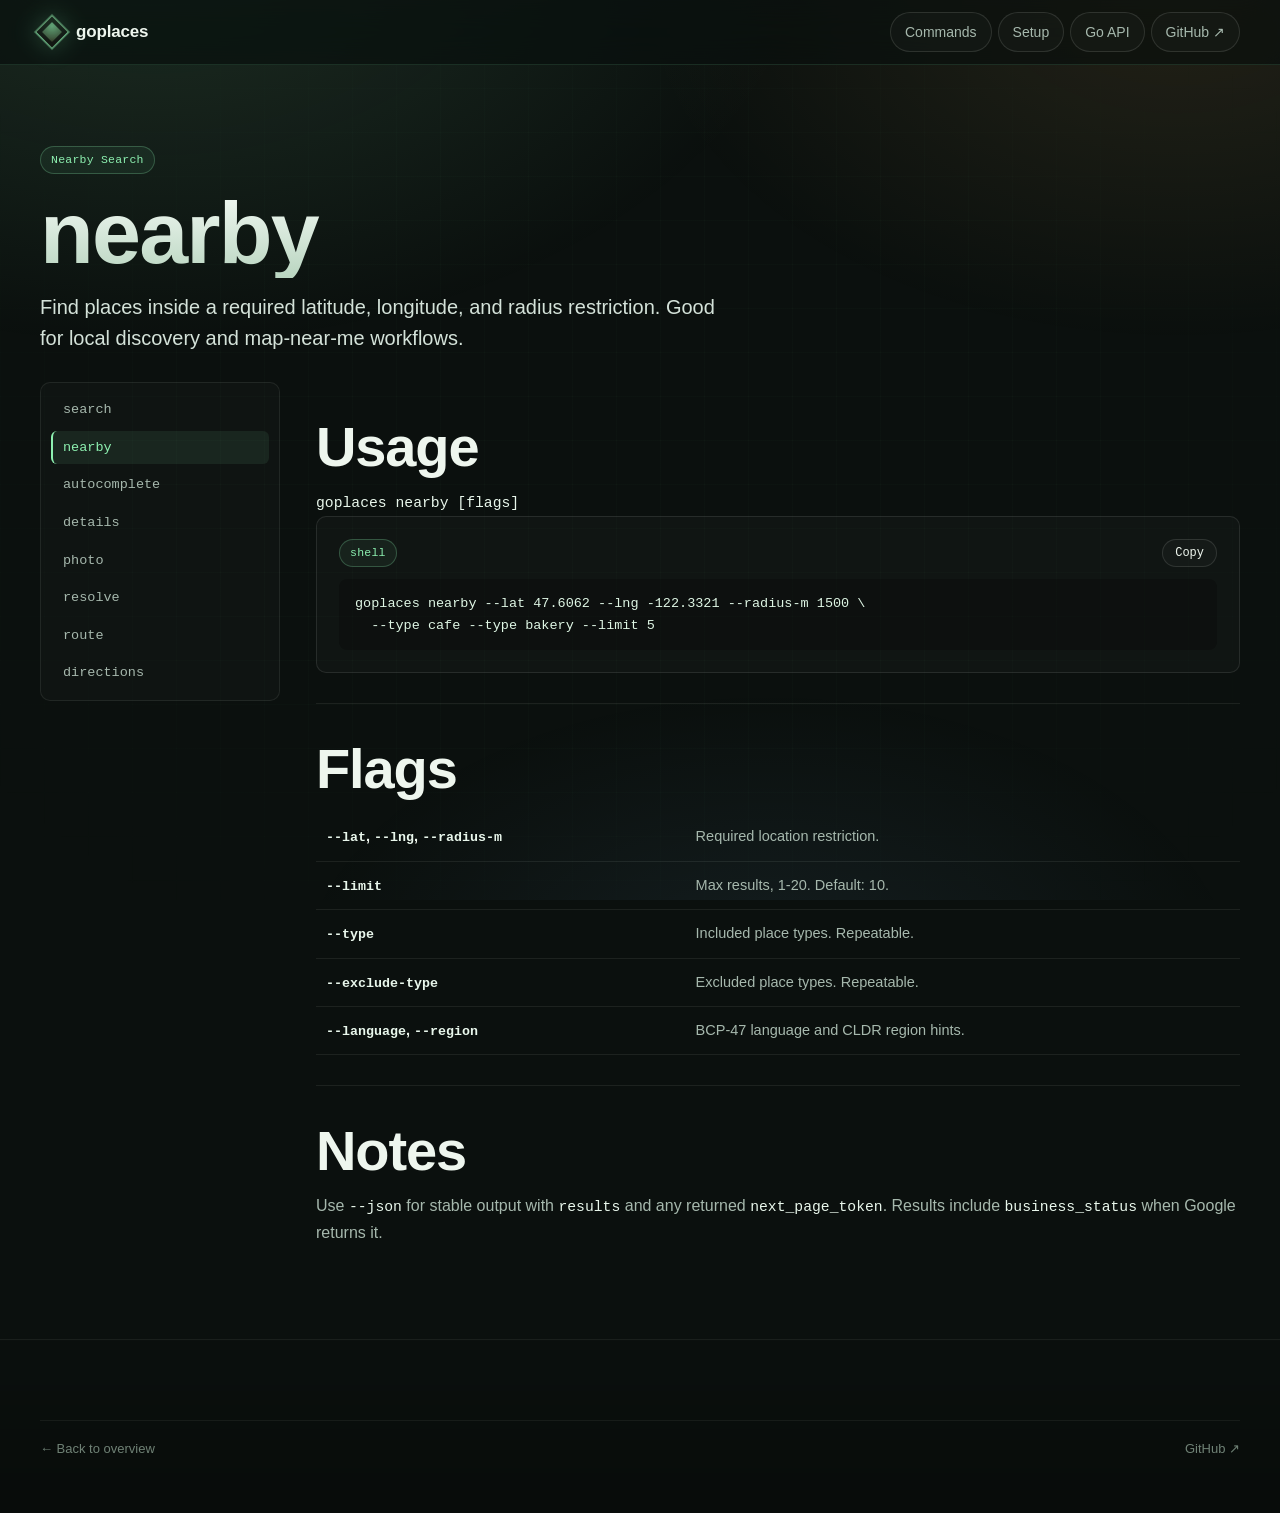
<file: docs/commands/nearby.html>
<!doctype html>
<html lang="en">
<head>
  <meta charset="utf-8">
  <meta name="viewport" content="width=device-width, initial-scale=1">
  <title>goplaces nearby</title>
  <meta name="description" content="Search nearby places by location with goplaces.">
  <link rel="stylesheet" href="../assets/site.css">
</head>
<body>
  <header class="topbar"><nav class="nav shell" aria-label="Primary"><a class="brand" href="../index.html"><span class="mark"></span><span>goplaces</span></a><div class="links"><a href="../index.html#commands">Commands</a><a href="../index.html#setup">Setup</a><a href="../index.html#library">Go API</a><a href="https://github.com/openclaw/goplaces" rel="noopener">GitHub &nearr;</a></div></nav></header>
  <main class="shell">
    <section class="command-hero"><span class="pill">Nearby Search</span><h1>nearby</h1><p class="lede">Find places inside a required latitude, longitude, and radius restriction. Good for local discovery and map-near-me workflows.</p></section>
    <div class="command-layout">
      <aside class="side"><a href="search.html">search</a><a href="nearby.html" aria-current="page">nearby</a><a href="autocomplete.html">autocomplete</a><a href="details.html">details</a><a href="photo.html">photo</a><a href="resolve.html">resolve</a><a href="route.html">route</a><a href="directions.html">directions</a></aside>
      <article>
        <section class="section">
          <h2>Usage</h2>
          <p><code>goplaces nearby [flags]</code></p>
          <div class="panel"><div class="codebar"><span class="pill">shell</span><button class="copy" data-copy="#example">Copy</button></div><pre id="example">goplaces nearby --lat 47.6062 --lng -122.3321 --radius-m 1500 \
  --type cafe --type bakery --limit 5</pre></div>
        </section>
        <section class="section">
          <h2>Flags</h2>
          <table><tbody>
            <tr><th><code>--lat</code>, <code>--lng</code>, <code>--radius-m</code></th><td>Required location restriction.</td></tr>
            <tr><th><code>--limit</code></th><td>Max results, 1-20. Default: 10.</td></tr>
            <tr><th><code>--type</code></th><td>Included place types. Repeatable.</td></tr>
            <tr><th><code>--exclude-type</code></th><td>Excluded place types. Repeatable.</td></tr>
            <tr><th><code>--language</code>, <code>--region</code></th><td>BCP-47 language and CLDR region hints.</td></tr>
          </tbody></table>
        </section>
        <section class="section">
          <h2>Notes</h2>
          <p>Use <code>--json</code> for stable output with <code>results</code> and any returned <code>next_page_token</code>. Results include <code>business_status</code> when Google returns it.</p>
        </section>
      </article>
    </div>
  </main>
  <footer class="footer"><div class="shell foot-bar"><a href="../index.html">&larr; Back to overview</a><a href="https://github.com/openclaw/goplaces" rel="noopener">GitHub &nearr;</a></div></footer>
  <script src="../assets/site.js"></script>
</body>
</html>
</file>
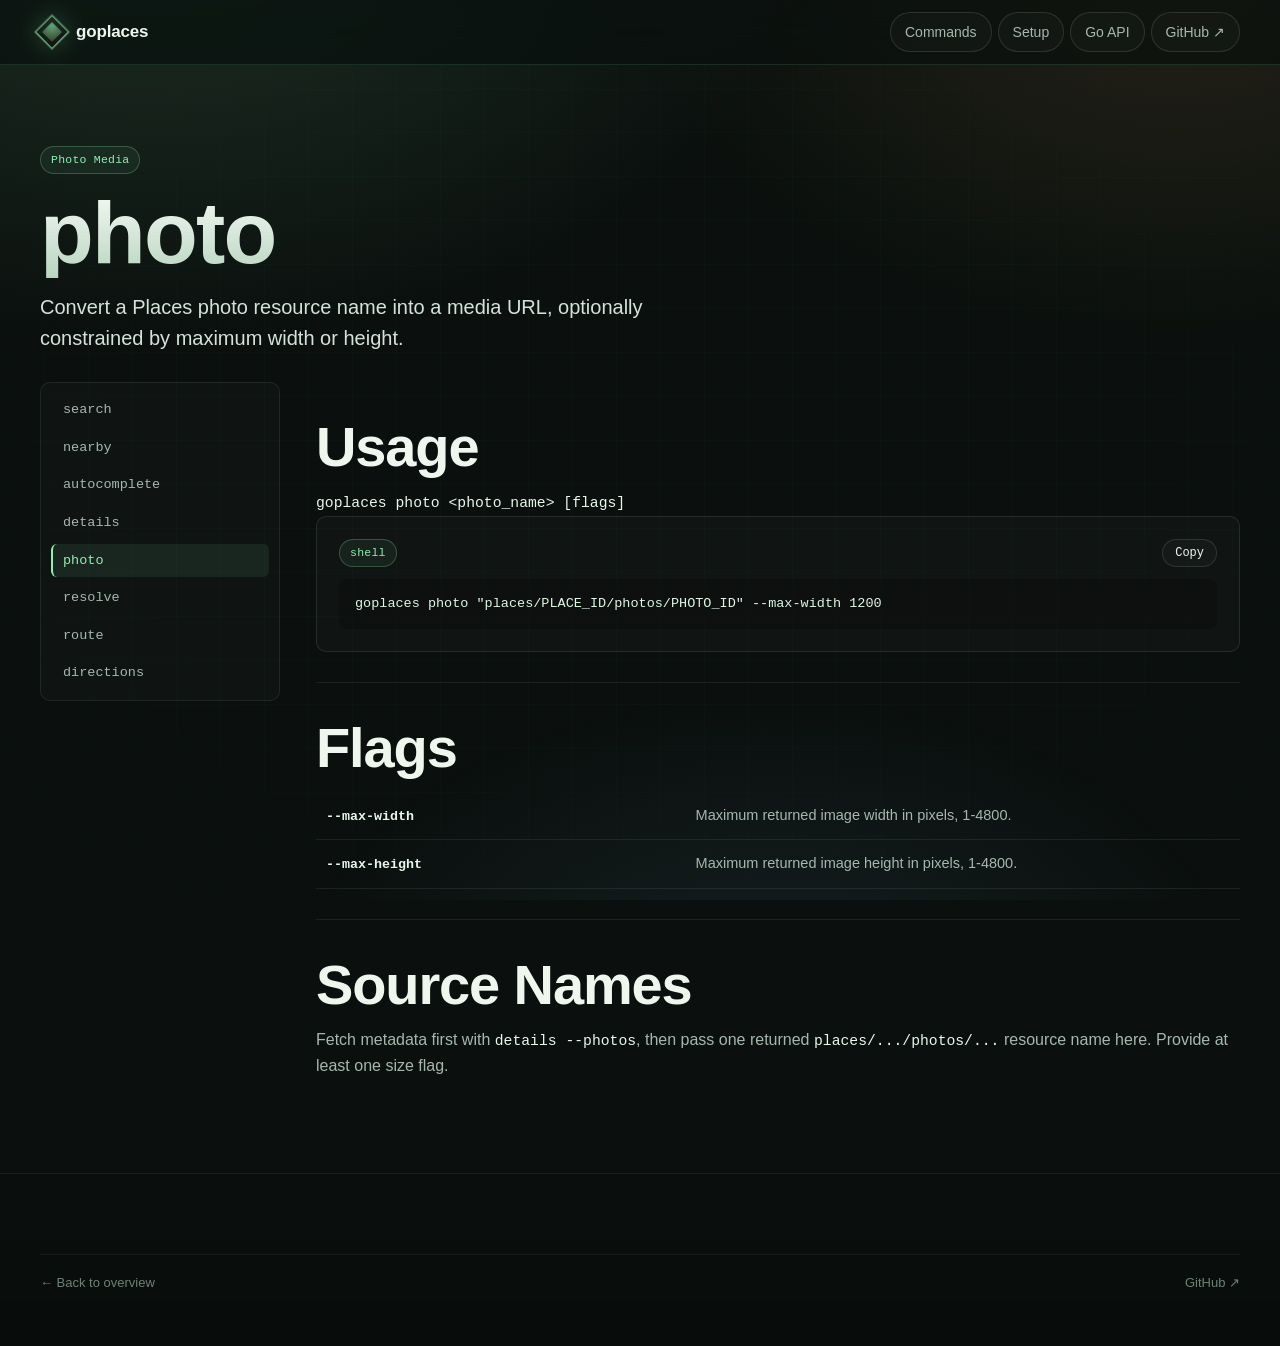
<file: docs/commands/photo.html>
<!doctype html>
<html lang="en">
<head>
  <meta charset="utf-8">
  <meta name="viewport" content="width=device-width, initial-scale=1">
  <title>goplaces photo</title>
  <meta name="description" content="Fetch a Places photo media URL with goplaces.">
  <link rel="stylesheet" href="../assets/site.css">
</head>
<body>
  <header class="topbar"><nav class="nav shell" aria-label="Primary"><a class="brand" href="../index.html"><span class="mark"></span><span>goplaces</span></a><div class="links"><a href="../index.html#commands">Commands</a><a href="../index.html#setup">Setup</a><a href="../index.html#library">Go API</a><a href="https://github.com/openclaw/goplaces" rel="noopener">GitHub &nearr;</a></div></nav></header>
  <main class="shell">
    <section class="command-hero"><span class="pill">Photo Media</span><h1>photo</h1><p class="lede">Convert a Places photo resource name into a media URL, optionally constrained by maximum width or height.</p></section>
    <div class="command-layout">
      <aside class="side"><a href="search.html">search</a><a href="nearby.html">nearby</a><a href="autocomplete.html">autocomplete</a><a href="details.html">details</a><a href="photo.html" aria-current="page">photo</a><a href="resolve.html">resolve</a><a href="route.html">route</a><a href="directions.html">directions</a></aside>
      <article>
        <section class="section">
          <h2>Usage</h2>
          <p><code>goplaces photo &lt;photo_name&gt; [flags]</code></p>
          <div class="panel"><div class="codebar"><span class="pill">shell</span><button class="copy" data-copy="#example">Copy</button></div><pre id="example">goplaces photo "places/PLACE_ID/photos/PHOTO_ID" --max-width 1200</pre></div>
        </section>
        <section class="section">
          <h2>Flags</h2>
          <table><tbody>
            <tr><th><code>--max-width</code></th><td>Maximum returned image width in pixels, 1-4800.</td></tr>
            <tr><th><code>--max-height</code></th><td>Maximum returned image height in pixels, 1-4800.</td></tr>
          </tbody></table>
        </section>
        <section class="section">
          <h2>Source Names</h2>
          <p>Fetch metadata first with <a href="details.html"><code>details --photos</code></a>, then pass one returned <code>places/.../photos/...</code> resource name here. Provide at least one size flag.</p>
        </section>
      </article>
    </div>
  </main>
  <footer class="footer"><div class="shell foot-bar"><a href="../index.html">&larr; Back to overview</a><a href="https://github.com/openclaw/goplaces" rel="noopener">GitHub &nearr;</a></div></footer>
  <script src="../assets/site.js"></script>
</body>
</html>
</file>
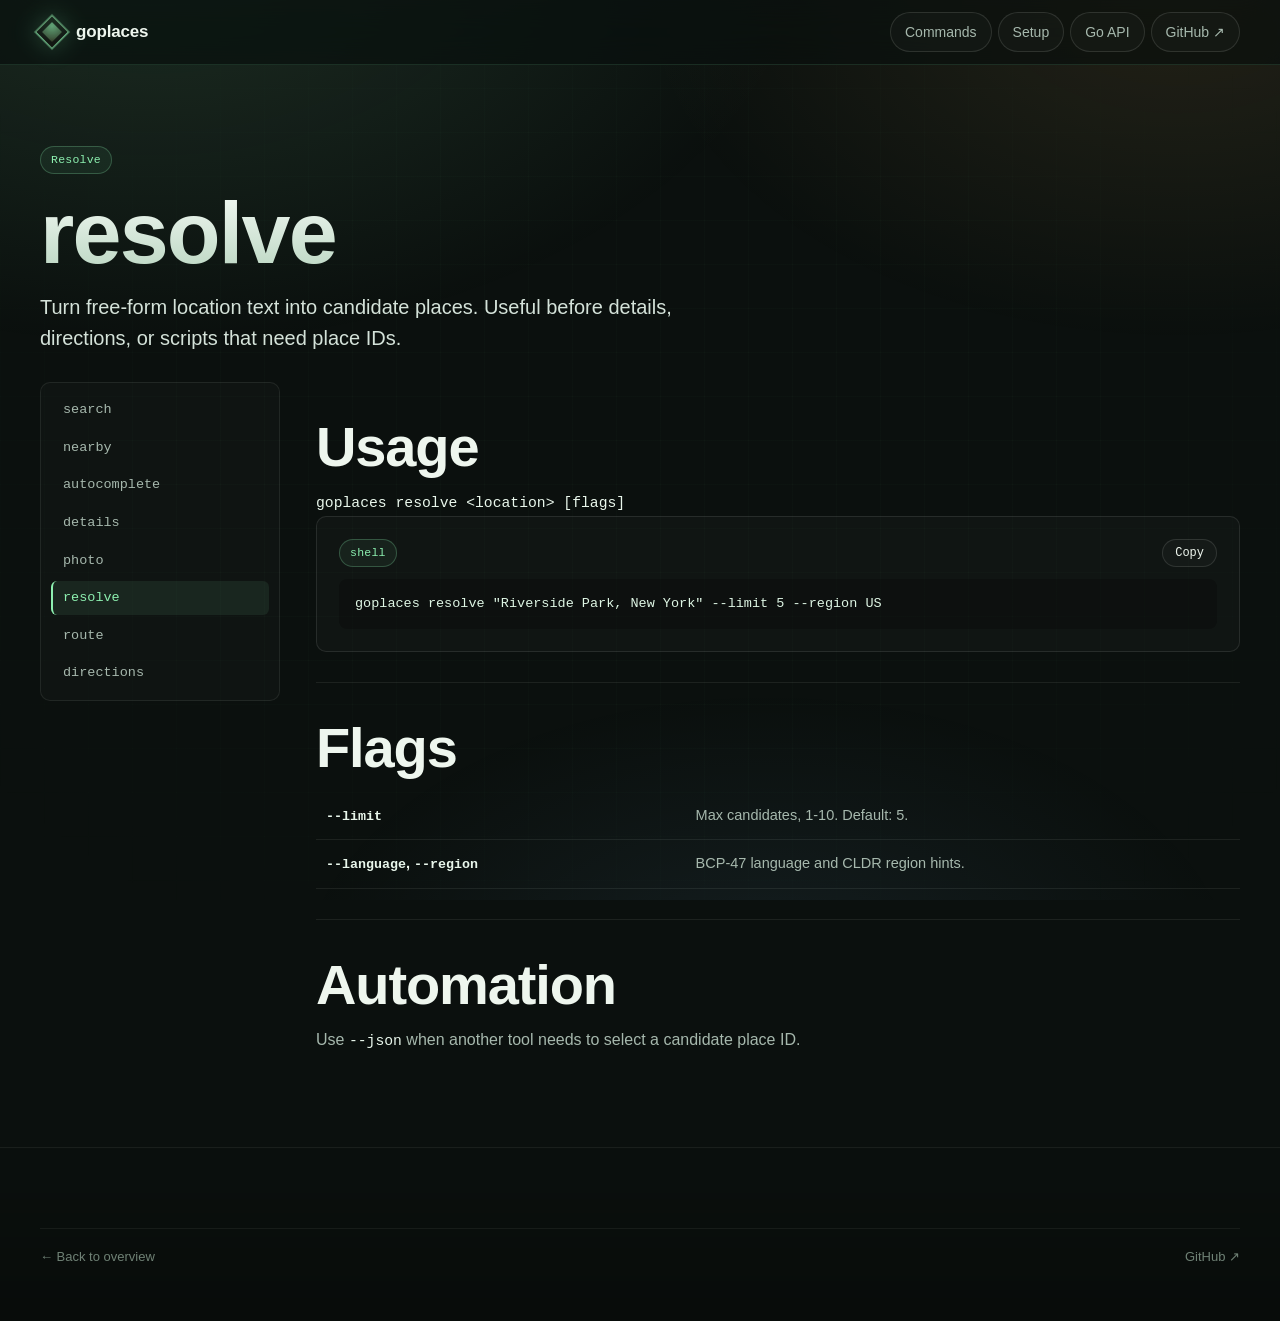
<file: docs/commands/resolve.html>
<!doctype html>
<html lang="en">
<head>
  <meta charset="utf-8">
  <meta name="viewport" content="width=device-width, initial-scale=1">
  <title>goplaces resolve</title>
  <meta name="description" content="Resolve free-form location text to candidate places with goplaces.">
  <link rel="stylesheet" href="../assets/site.css">
</head>
<body>
  <header class="topbar"><nav class="nav shell" aria-label="Primary"><a class="brand" href="../index.html"><span class="mark"></span><span>goplaces</span></a><div class="links"><a href="../index.html#commands">Commands</a><a href="../index.html#setup">Setup</a><a href="../index.html#library">Go API</a><a href="https://github.com/openclaw/goplaces" rel="noopener">GitHub &nearr;</a></div></nav></header>
  <main class="shell">
    <section class="command-hero"><span class="pill">Resolve</span><h1>resolve</h1><p class="lede">Turn free-form location text into candidate places. Useful before details, directions, or scripts that need place IDs.</p></section>
    <div class="command-layout">
      <aside class="side"><a href="search.html">search</a><a href="nearby.html">nearby</a><a href="autocomplete.html">autocomplete</a><a href="details.html">details</a><a href="photo.html">photo</a><a href="resolve.html" aria-current="page">resolve</a><a href="route.html">route</a><a href="directions.html">directions</a></aside>
      <article>
        <section class="section">
          <h2>Usage</h2>
          <p><code>goplaces resolve &lt;location&gt; [flags]</code></p>
          <div class="panel"><div class="codebar"><span class="pill">shell</span><button class="copy" data-copy="#example">Copy</button></div><pre id="example">goplaces resolve "Riverside Park, New York" --limit 5 --region US</pre></div>
        </section>
        <section class="section">
          <h2>Flags</h2>
          <table><tbody>
            <tr><th><code>--limit</code></th><td>Max candidates, 1-10. Default: 5.</td></tr>
            <tr><th><code>--language</code>, <code>--region</code></th><td>BCP-47 language and CLDR region hints.</td></tr>
          </tbody></table>
        </section>
        <section class="section">
          <h2>Automation</h2>
          <p>Use <code>--json</code> when another tool needs to select a candidate place ID.</p>
        </section>
      </article>
    </div>
  </main>
  <footer class="footer"><div class="shell foot-bar"><a href="../index.html">&larr; Back to overview</a><a href="https://github.com/openclaw/goplaces" rel="noopener">GitHub &nearr;</a></div></footer>
  <script src="../assets/site.js"></script>
</body>
</html>
</file>
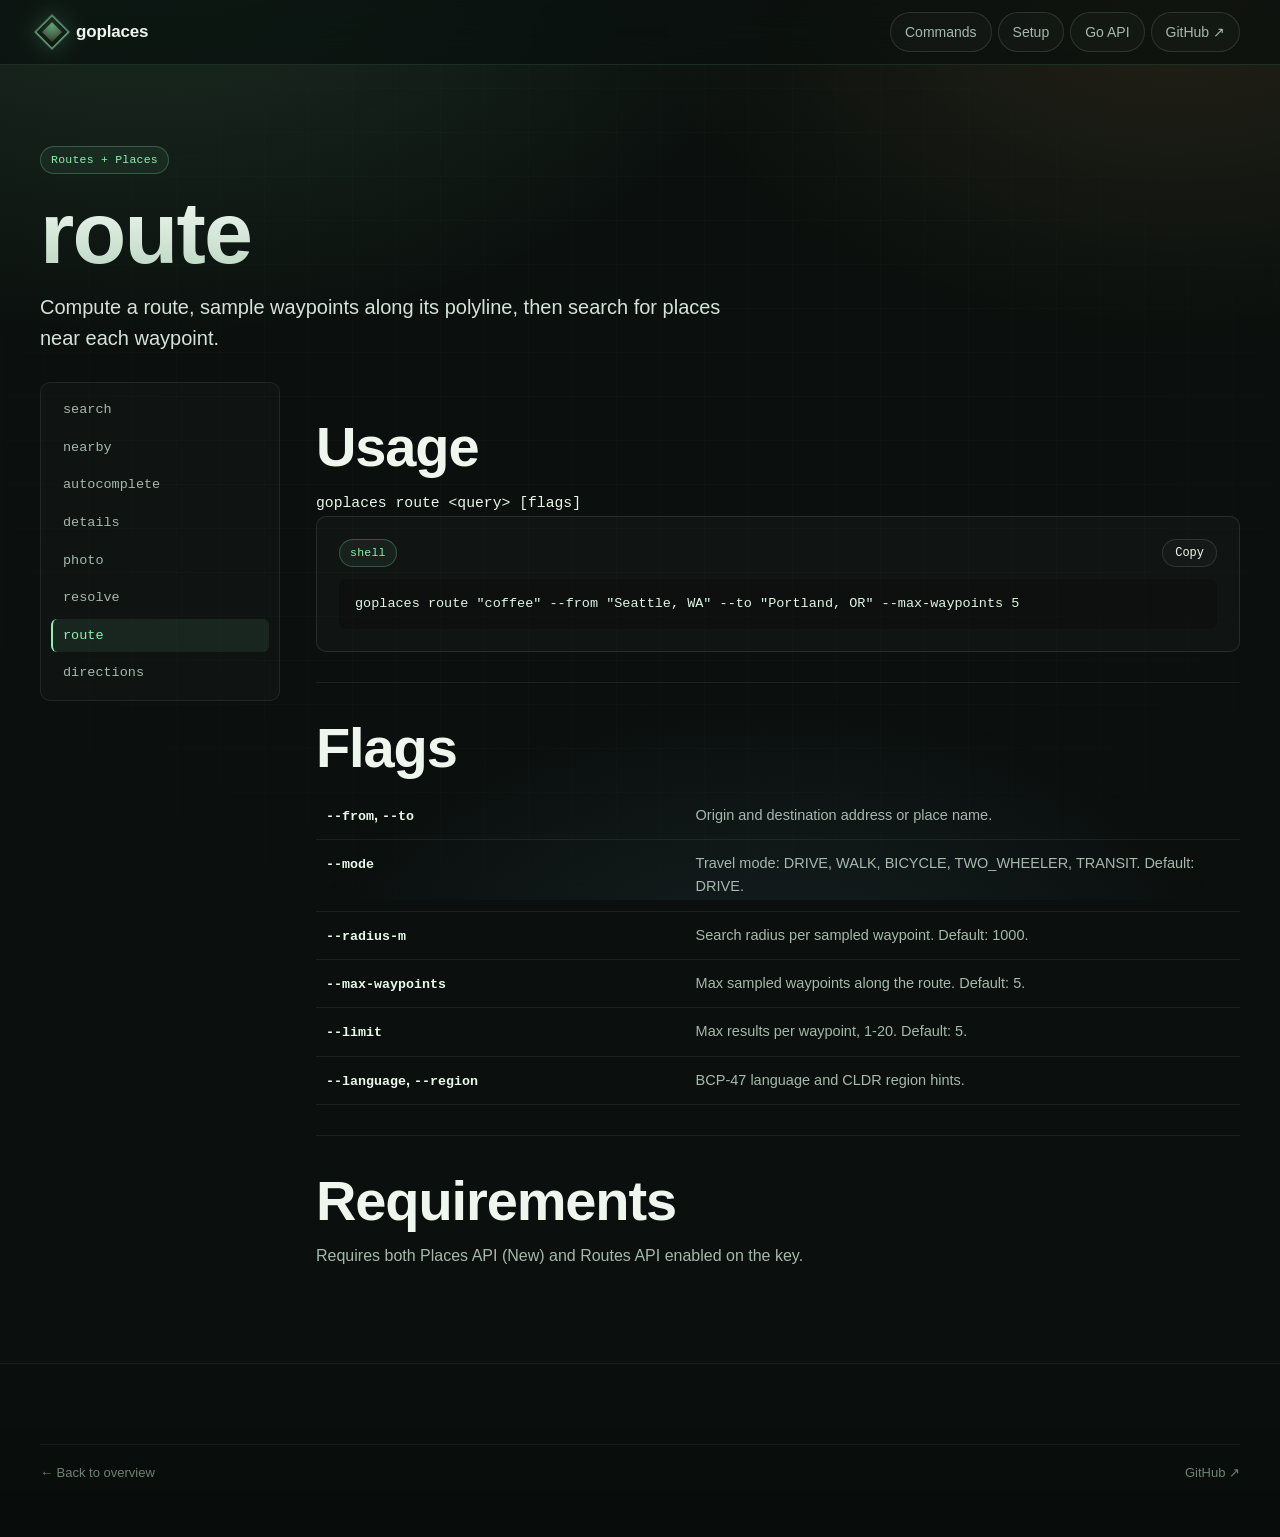
<file: docs/commands/route.html>
<!doctype html>
<html lang="en">
<head>
  <meta charset="utf-8">
  <meta name="viewport" content="width=device-width, initial-scale=1">
  <title>goplaces route</title>
  <meta name="description" content="Search for places along a route with goplaces.">
  <link rel="stylesheet" href="../assets/site.css">
</head>
<body>
  <header class="topbar"><nav class="nav shell" aria-label="Primary"><a class="brand" href="../index.html"><span class="mark"></span><span>goplaces</span></a><div class="links"><a href="../index.html#commands">Commands</a><a href="../index.html#setup">Setup</a><a href="../index.html#library">Go API</a><a href="https://github.com/openclaw/goplaces" rel="noopener">GitHub &nearr;</a></div></nav></header>
  <main class="shell">
    <section class="command-hero"><span class="pill">Routes + Places</span><h1>route</h1><p class="lede">Compute a route, sample waypoints along its polyline, then search for places near each waypoint.</p></section>
    <div class="command-layout">
      <aside class="side"><a href="search.html">search</a><a href="nearby.html">nearby</a><a href="autocomplete.html">autocomplete</a><a href="details.html">details</a><a href="photo.html">photo</a><a href="resolve.html">resolve</a><a href="route.html" aria-current="page">route</a><a href="directions.html">directions</a></aside>
      <article>
        <section class="section">
          <h2>Usage</h2>
          <p><code>goplaces route &lt;query&gt; [flags]</code></p>
          <div class="panel"><div class="codebar"><span class="pill">shell</span><button class="copy" data-copy="#example">Copy</button></div><pre id="example">goplaces route "coffee" --from "Seattle, WA" --to "Portland, OR" --max-waypoints 5</pre></div>
        </section>
        <section class="section">
          <h2>Flags</h2>
          <table><tbody>
            <tr><th><code>--from</code>, <code>--to</code></th><td>Origin and destination address or place name.</td></tr>
            <tr><th><code>--mode</code></th><td>Travel mode: DRIVE, WALK, BICYCLE, TWO_WHEELER, TRANSIT. Default: DRIVE.</td></tr>
            <tr><th><code>--radius-m</code></th><td>Search radius per sampled waypoint. Default: 1000.</td></tr>
            <tr><th><code>--max-waypoints</code></th><td>Max sampled waypoints along the route. Default: 5.</td></tr>
            <tr><th><code>--limit</code></th><td>Max results per waypoint, 1-20. Default: 5.</td></tr>
            <tr><th><code>--language</code>, <code>--region</code></th><td>BCP-47 language and CLDR region hints.</td></tr>
          </tbody></table>
        </section>
        <section class="section">
          <h2>Requirements</h2>
          <p>Requires both Places API (New) and Routes API enabled on the key.</p>
        </section>
      </article>
    </div>
  </main>
  <footer class="footer"><div class="shell foot-bar"><a href="../index.html">&larr; Back to overview</a><a href="https://github.com/openclaw/goplaces" rel="noopener">GitHub &nearr;</a></div></footer>
  <script src="../assets/site.js"></script>
</body>
</html>
</file>
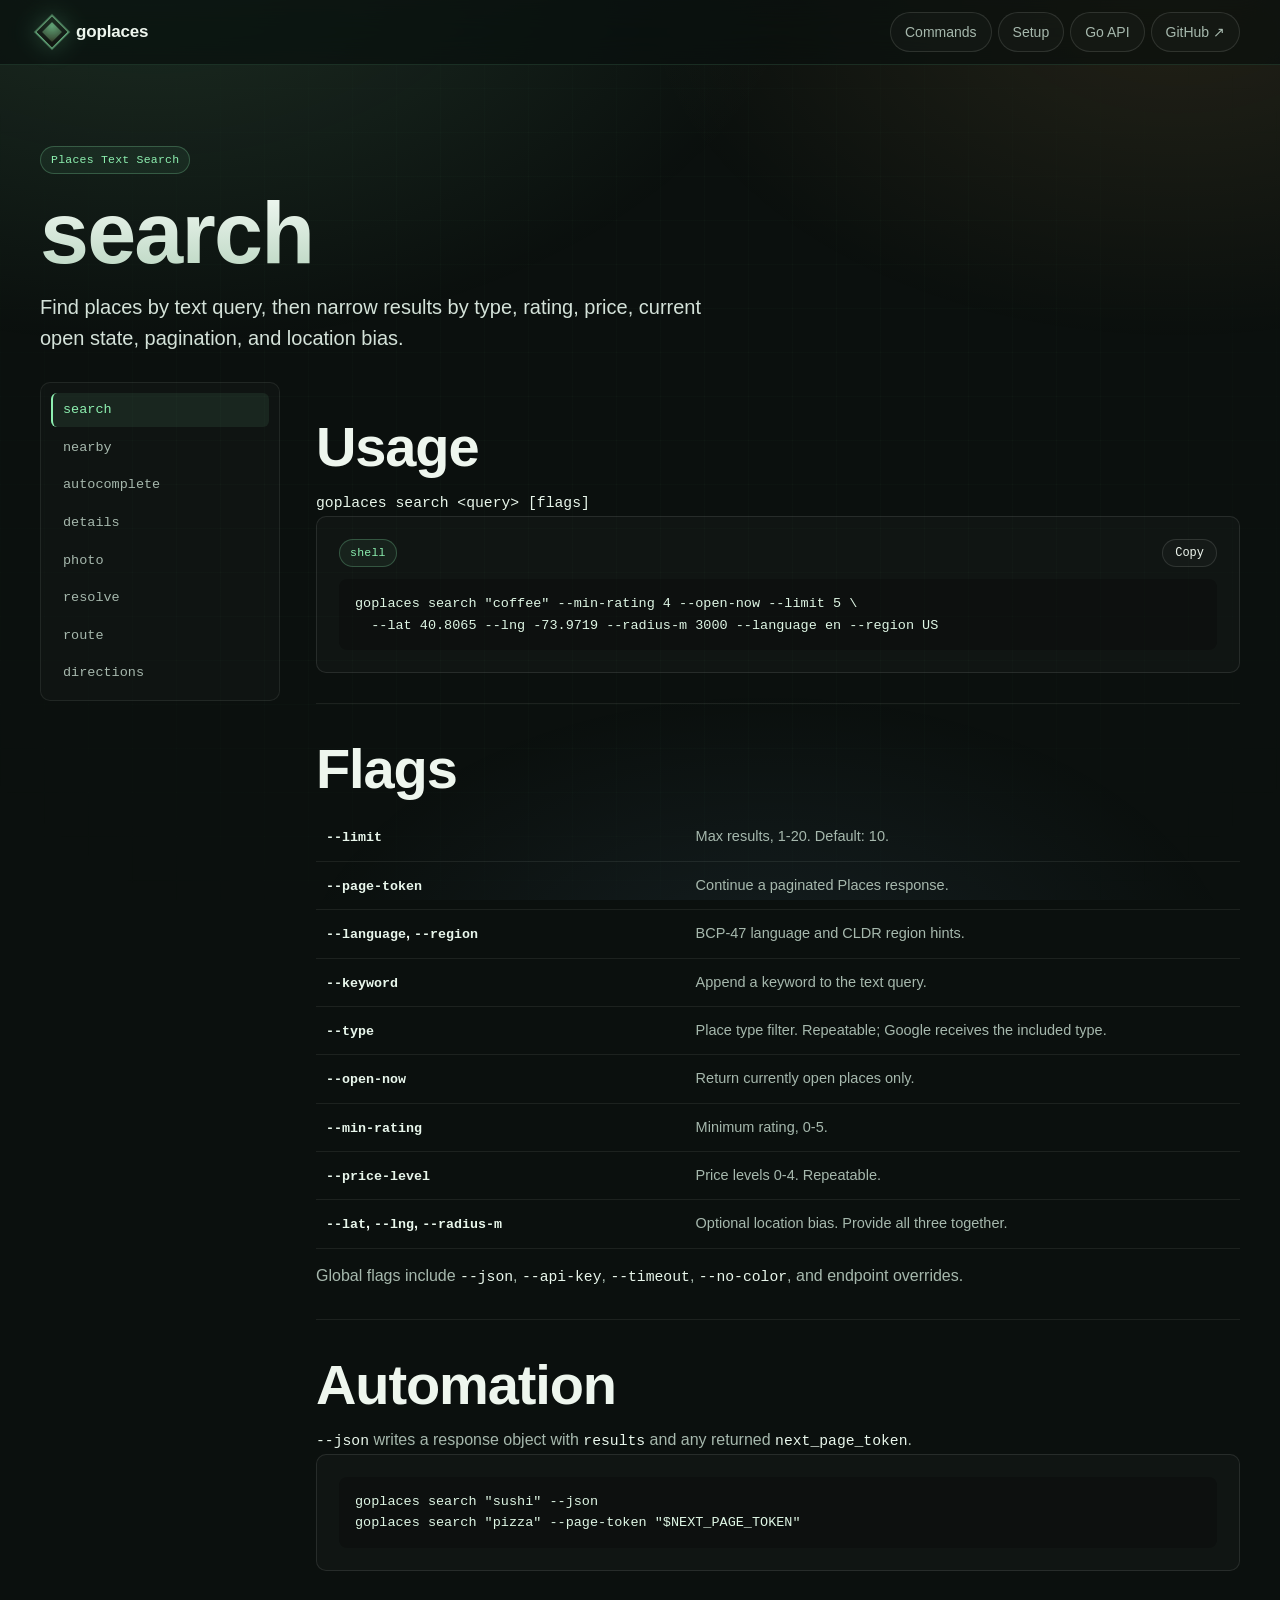
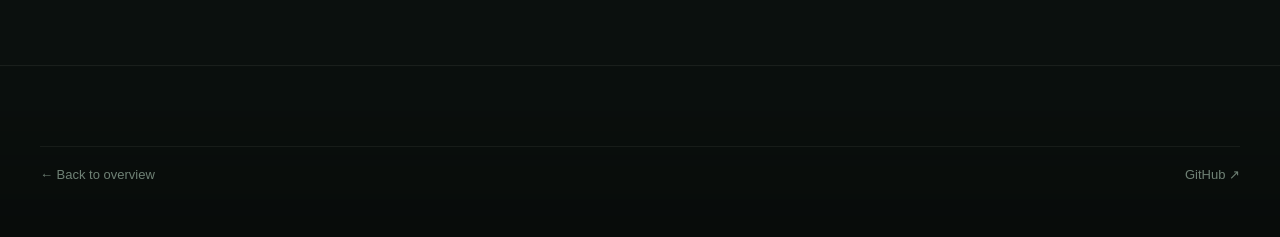
<file: docs/commands/search.html>
<!doctype html>
<html lang="en">
<head>
  <meta charset="utf-8">
  <meta name="viewport" content="width=device-width, initial-scale=1">
  <title>goplaces search</title>
  <meta name="description" content="Search places by text query with goplaces.">
  <link rel="stylesheet" href="../assets/site.css">
</head>
<body>
  <header class="topbar"><nav class="nav shell" aria-label="Primary"><a class="brand" href="../index.html"><span class="mark"></span><span>goplaces</span></a><div class="links"><a href="../index.html#commands">Commands</a><a href="../index.html#setup">Setup</a><a href="../index.html#library">Go API</a><a href="https://github.com/openclaw/goplaces" rel="noopener">GitHub &nearr;</a></div></nav></header>
  <main class="shell">
    <section class="command-hero"><span class="pill">Places Text Search</span><h1>search</h1><p class="lede">Find places by text query, then narrow results by type, rating, price, current open state, pagination, and location bias.</p></section>
    <div class="command-layout">
      <aside class="side"><a href="search.html" aria-current="page">search</a><a href="nearby.html">nearby</a><a href="autocomplete.html">autocomplete</a><a href="details.html">details</a><a href="photo.html">photo</a><a href="resolve.html">resolve</a><a href="route.html">route</a><a href="directions.html">directions</a></aside>
      <article>
        <section class="section">
          <h2>Usage</h2>
          <p><code>goplaces search &lt;query&gt; [flags]</code></p>
          <div class="panel"><div class="codebar"><span class="pill">shell</span><button class="copy" data-copy="#example">Copy</button></div><pre id="example">goplaces search "coffee" --min-rating 4 --open-now --limit 5 \
  --lat 40.8065 --lng -73.9719 --radius-m 3000 --language en --region US</pre></div>
        </section>
        <section class="section">
          <h2>Flags</h2>
          <table><tbody>
            <tr><th><code>--limit</code></th><td>Max results, 1-20. Default: 10.</td></tr>
            <tr><th><code>--page-token</code></th><td>Continue a paginated Places response.</td></tr>
            <tr><th><code>--language</code>, <code>--region</code></th><td>BCP-47 language and CLDR region hints.</td></tr>
            <tr><th><code>--keyword</code></th><td>Append a keyword to the text query.</td></tr>
            <tr><th><code>--type</code></th><td>Place type filter. Repeatable; Google receives the included type.</td></tr>
            <tr><th><code>--open-now</code></th><td>Return currently open places only.</td></tr>
            <tr><th><code>--min-rating</code></th><td>Minimum rating, 0-5.</td></tr>
            <tr><th><code>--price-level</code></th><td>Price levels 0-4. Repeatable.</td></tr>
            <tr><th><code>--lat</code>, <code>--lng</code>, <code>--radius-m</code></th><td>Optional location bias. Provide all three together.</td></tr>
          </tbody></table>
          <p>Global flags include <code>--json</code>, <code>--api-key</code>, <code>--timeout</code>, <code>--no-color</code>, and endpoint overrides.</p>
        </section>
        <section class="section">
          <h2>Automation</h2>
          <p><code>--json</code> writes a response object with <code>results</code> and any returned <code>next_page_token</code>.</p>
          <div class="panel"><pre>goplaces search "sushi" --json
goplaces search "pizza" --page-token "$NEXT_PAGE_TOKEN"</pre></div>
        </section>
      </article>
    </div>
  </main>
  <footer class="footer"><div class="shell foot-bar"><a href="../index.html">&larr; Back to overview</a><a href="https://github.com/openclaw/goplaces" rel="noopener">GitHub &nearr;</a></div></footer>
  <script src="../assets/site.js"></script>
</body>
</html>
</file>
<file: docs/assets/site.css>
:root {
  color-scheme: dark;
  --ink: #eef6ee;
  --muted: #a6b8ad;
  --faint: #6f8175;
  --bg: #0b100e;
  --bg-2: #0e1512;
  --panel: #131b17;
  --panel-2: #182721;
  --line: #233129;
  --line-2: #304338;
  --mint: #8df0b0;
  --mint-deep: #4fd189;
  --amber: #ffca6e;
  --blue: #89c7ff;
  --rose: #ff8f9f;
  --violet: #c8a8ff;
  --shadow-sm: 0 6px 18px rgba(0, 0, 0, .35);
  --shadow-lg: 0 28px 80px rgba(0, 0, 0, .45);
  --radius: 10px;
  --radius-lg: 14px;
  font-family: ui-sans-serif, -apple-system, BlinkMacSystemFont, "Inter", "Segoe UI", sans-serif;
  font-feature-settings: "ss01", "cv11";
}

* { box-sizing: border-box; }

html {
  background: var(--bg);
}

body {
  margin: 0;
  color: var(--ink);
  font: 16px/1.6 ui-sans-serif, -apple-system, BlinkMacSystemFont, "Inter", "Segoe UI", sans-serif;
  -webkit-font-smoothing: antialiased;
  position: relative;
}

body::before,
body::after {
  content: "";
  position: fixed;
  inset: 0;
  pointer-events: none;
  z-index: -1;
}

body::before {
  background:
    radial-gradient(1100px 700px at 12% -8%, rgba(141, 240, 176, .14), transparent 60%),
    radial-gradient(900px 600px at 92% -2%, rgba(255, 202, 110, .10), transparent 60%),
    radial-gradient(800px 500px at 60% 110%, rgba(137, 199, 255, .08), transparent 60%);
  animation: drift 22s ease-in-out infinite alternate;
}

body::after {
  background-image:
    linear-gradient(rgba(141, 240, 176, .04) 1px, transparent 1px),
    linear-gradient(90deg, rgba(141, 240, 176, .04) 1px, transparent 1px);
  background-size: 44px 44px, 44px 44px;
  mask-image: radial-gradient(ellipse at center, black 50%, transparent 95%);
  opacity: .5;
}

@keyframes drift {
  0%   { transform: translate3d(0, 0, 0); }
  100% { transform: translate3d(-3%, -2%, 0); }
}

a { color: inherit; text-decoration: none; }

::selection { background: rgba(141, 240, 176, .35); color: #08100b; }

.shell {
  width: calc(100% - 40px);
  max-width: 1200px;
  margin: 0 auto;
}

/* ───── Top bar ───── */
.topbar {
  position: sticky;
  top: 0;
  z-index: 10;
  border-bottom: 1px solid rgba(141, 240, 176, .12);
  background: rgba(11, 16, 14, .72);
  backdrop-filter: saturate(160%) blur(18px);
  -webkit-backdrop-filter: saturate(160%) blur(18px);
}

.nav {
  min-height: 64px;
  display: flex;
  align-items: center;
  justify-content: space-between;
  gap: 18px;
  min-width: 0;
}

.brand {
  display: inline-flex;
  align-items: center;
  gap: 12px;
  font-weight: 800;
  letter-spacing: -.01em;
  font-size: 17px;
}

.brand:hover .mark { transform: rotate(45deg) scale(1.05); }

.mark {
  width: 24px;
  height: 24px;
  border: 1px solid rgba(141, 240, 176, .55);
  background:
    radial-gradient(circle at 30% 30%, rgba(141, 240, 176, .55), rgba(141, 240, 176, .15) 60%, transparent 75%),
    linear-gradient(135deg, rgba(141, 240, 176, .25), rgba(255, 202, 110, .15));
  transform: rotate(45deg);
  box-shadow:
    inset 0 0 0 4px rgba(11, 16, 14, .8),
    0 0 0 1px rgba(141, 240, 176, .3),
    0 0 24px rgba(141, 240, 176, .25);
  transition: transform .35s cubic-bezier(.2, .8, .2, 1);
}

.links {
  display: flex;
  flex-wrap: wrap;
  justify-content: flex-end;
  gap: 6px;
  min-width: 0;
}

.links a, .button, .copy, .tab {
  border: 1px solid rgba(238, 246, 238, .12);
  border-radius: 999px;
  padding: 8px 14px;
  color: var(--muted);
  background: rgba(255, 255, 255, .025);
  font-size: 14px;
  font-weight: 500;
  cursor: pointer;
  transition: border-color .2s, color .2s, background .2s, transform .2s;
}

.links a:hover, .button:hover, .copy:hover, .tab:hover {
  border-color: rgba(141, 240, 176, .55);
  color: var(--ink);
  background: rgba(141, 240, 176, .06);
}

/* ───── Hero ───── */
.hero {
  min-height: calc(100vh - 64px);
  display: grid;
  grid-template-columns: minmax(0, 1.05fr) minmax(360px, .95fr);
  align-items: center;
  gap: 56px;
  padding: 72px 0 64px;
}

.hero > * { min-width: 0; }

.eyebrow {
  display: inline-flex;
  align-items: center;
  gap: 8px;
  color: var(--amber);
  font-size: 12px;
  font-weight: 700;
  letter-spacing: .12em;
  text-transform: uppercase;
}

.eyebrow::before {
  content: "";
  width: 6px;
  height: 6px;
  border-radius: 999px;
  background: var(--amber);
  box-shadow: 0 0 12px rgba(255, 202, 110, .9);
}

h1, h2, h3 {
  line-height: 1.02;
  letter-spacing: -.02em;
  margin: 0;
  font-weight: 800;
}
h1 {
  max-width: 820px;
  font-size: clamp(56px, 9vw, 124px);
  margin-top: 18px;
  background: linear-gradient(180deg, #f4faf5 0%, #b9d5c0 100%);
  -webkit-background-clip: text;
  background-clip: text;
  -webkit-text-fill-color: transparent;
}
h2 { font-size: clamp(32px, 4.4vw, 56px); margin-top: 6px; }
h3 { font-size: 20px; }

p { color: var(--muted); margin: 14px 0 0; }

.lede {
  max-width: 700px;
  font-size: 20px;
  color: #d4e2d9;
  line-height: 1.55;
}

.actions {
  display: flex;
  flex-wrap: wrap;
  gap: 10px;
  margin-top: 32px;
}

.button {
  padding: 10px 18px;
  font-weight: 600;
  font-size: 14.5px;
}

.button.primary {
  background: var(--mint);
  color: #08100b;
  border-color: var(--mint);
  box-shadow: 0 0 0 1px rgba(141, 240, 176, .25), 0 14px 40px rgba(141, 240, 176, .25);
}

.button.primary:hover {
  background: #a4f5c0;
  border-color: #a4f5c0;
  transform: translateY(-1px);
}

.button .arrow { display: inline-block; transition: transform .2s; }
.button:hover .arrow { transform: translateX(3px); }

.stats {
  display: flex;
  flex-wrap: wrap;
  gap: 28px;
  margin-top: 42px;
  padding-top: 26px;
  border-top: 1px solid rgba(238, 246, 238, .08);
}

.stat .num {
  font-size: 28px;
  font-weight: 800;
  letter-spacing: -.02em;
  color: var(--ink);
  font-variant-numeric: tabular-nums;
}

.stat .label {
  display: block;
  font-size: 12px;
  letter-spacing: .1em;
  text-transform: uppercase;
  color: var(--faint);
  margin-top: 2px;
}

/* ───── Window / terminal ───── */
.window {
  position: relative;
  min-width: 0;
  border: 1px solid rgba(141, 240, 176, .18);
  border-radius: var(--radius-lg);
  overflow: hidden;
  background: linear-gradient(180deg, #0f1813 0%, #0a110d 100%);
  box-shadow: var(--shadow-lg);
}

.window-bar {
  display: flex;
  align-items: center;
  gap: 10px;
  padding: 12px 16px;
  border-bottom: 1px solid rgba(238, 246, 238, .08);
  background: rgba(255, 255, 255, .02);
}

.window-bar .dots {
  display: inline-flex;
  gap: 6px;
}

.window-bar .dots i {
  width: 10px;
  height: 10px;
  border-radius: 50%;
  background: rgba(255, 255, 255, .12);
}

.window-bar .dots i:nth-child(1) { background: #ff5f56; }
.window-bar .dots i:nth-child(2) { background: #ffbd2e; }
.window-bar .dots i:nth-child(3) { background: #27c93f; }

.window-bar .title {
  margin-left: 8px;
  color: var(--faint);
  font: 12px ui-monospace, SFMono-Regular, Menlo, Consolas, monospace;
  min-width: 0;
  overflow: hidden;
  text-overflow: ellipsis;
  white-space: nowrap;
}

.window-bar .right {
  margin-left: auto;
  color: var(--faint);
  font: 11px ui-monospace, SFMono-Regular, Menlo, Consolas, monospace;
  letter-spacing: .08em;
}

.window pre {
  margin: 0;
  padding: 18px 18px 22px;
  overflow: auto;
  color: #dff6e5;
  font: 13.5px/1.65 ui-monospace, SFMono-Regular, Menlo, Consolas, monospace;
}

/* token classes for syntax highlighting */
.tk-prompt  { color: var(--mint); user-select: none; }
.tk-cmd     { color: #ffffff; }
.tk-flag    { color: var(--amber); }
.tk-str     { color: #ffd9a6; }
.tk-num     { color: var(--blue); }
.tk-c       { color: var(--faint); font-style: italic; }
.tk-ok      { color: var(--mint); }
.tk-warn    { color: var(--amber); }
.tk-key     { color: var(--blue); }
.tk-fn      { color: var(--mint); }
.tk-type    { color: var(--violet); }
.tk-pun     { color: #6f8175; }

.cursor {
  display: inline-block;
  width: 8px;
  height: 1.05em;
  margin-left: 2px;
  background: var(--mint);
  vertical-align: -2px;
  animation: blink 1.05s step-end infinite;
}

@keyframes blink { 50% { opacity: 0; } }

/* ───── Quick install bar ───── */
.qi {
  display: flex;
  align-items: center;
  gap: 12px;
  margin-top: 22px;
  padding: 10px 12px 10px 16px;
  border: 1px solid rgba(141, 240, 176, .25);
  border-radius: 999px;
  background: rgba(141, 240, 176, .06);
  font: 14px ui-monospace, SFMono-Regular, Menlo, Consolas, monospace;
  width: 100%;
  max-width: 560px;
  min-width: 0;
  box-shadow: 0 0 0 1px rgba(141, 240, 176, .1);
}

.qi .dollar { color: var(--mint); }
.qi .text { color: var(--ink); white-space: nowrap; overflow: hidden; text-overflow: ellipsis; flex: 1; min-width: 0; }
.qi .copy { padding: 6px 12px; font-size: 12.5px; }

/* ───── Section headers ───── */
.section {
  padding: 96px 0;
  border-top: 1px solid rgba(238, 246, 238, .08);
  position: relative;
}

.section-head {
  display: grid;
  grid-template-columns: minmax(0, 1.2fr) minmax(0, 1fr);
  align-items: end;
  gap: 36px;
  margin-bottom: 36px;
}

.section-head p { max-width: 520px; }

/* ───── Command grid ───── */
.grid {
  display: grid;
  grid-template-columns: repeat(4, minmax(0, 1fr));
  gap: 14px;
}

.card {
  position: relative;
  display: flex;
  flex-direction: column;
  min-height: 200px;
  border: 1px solid rgba(238, 246, 238, .1);
  border-radius: var(--radius);
  padding: 20px;
  background:
    linear-gradient(180deg, rgba(255, 255, 255, .04), rgba(255, 255, 255, .015));
  overflow: hidden;
  transition: transform .25s cubic-bezier(.2, .8, .2, 1), border-color .25s, background .25s;
}

.card::before {
  content: "";
  position: absolute;
  inset: -1px;
  border-radius: inherit;
  background: radial-gradient(280px 180px at var(--mx, 50%) var(--my, 0%), rgba(141, 240, 176, .18), transparent 60%);
  opacity: 0;
  transition: opacity .25s;
  pointer-events: none;
}

.card:hover {
  transform: translateY(-3px);
  border-color: rgba(141, 240, 176, .4);
}

.card:hover::before { opacity: 1; }

.card-icon {
  width: 36px;
  height: 36px;
  border: 1px solid rgba(141, 240, 176, .3);
  border-radius: 9px;
  display: grid;
  place-items: center;
  margin-bottom: 14px;
  background: linear-gradient(180deg, rgba(141, 240, 176, .12), rgba(141, 240, 176, .03));
  color: var(--mint);
}

.card-icon svg { width: 18px; height: 18px; }

.card-foot {
  margin-top: auto;
  padding-top: 12px;
  display: flex;
  align-items: center;
  justify-content: space-between;
  color: var(--faint);
  font-size: 12px;
}

.card-foot .arrow {
  color: var(--mint);
  opacity: 0;
  transform: translateX(-4px);
  transition: opacity .2s, transform .2s;
}

.card:hover .card-foot .arrow { opacity: 1; transform: translateX(0); }

.card code, .pill {
  color: var(--mint);
  font-family: ui-monospace, SFMono-Regular, Menlo, Consolas, monospace;
}

.card h3 {
  font-size: 21px;
  margin-top: 8px;
}
.card p { font-size: 14.5px; line-height: 1.55; }

.pill {
  display: inline-flex;
  align-items: center;
  gap: 6px;
  border: 1px solid rgba(141, 240, 176, .25);
  border-radius: 999px;
  padding: 4px 10px;
  background: rgba(141, 240, 176, .06);
  font-size: 11.5px;
  letter-spacing: .02em;
}

/* category-tinted pills (still readable on dark bg) */
.pill.amber { color: var(--amber); border-color: rgba(255, 202, 110, .3); background: rgba(255, 202, 110, .08); }
.pill.blue  { color: var(--blue);  border-color: rgba(137, 199, 255, .3); background: rgba(137, 199, 255, .08); }
.pill.rose  { color: var(--rose);  border-color: rgba(255, 143, 159, .3); background: rgba(255, 143, 159, .08); }

/* ───── Setup tabs ───── */
.tabs {
  display: inline-flex;
  gap: 6px;
  padding: 5px;
  border: 1px solid rgba(238, 246, 238, .1);
  border-radius: 999px;
  background: rgba(255, 255, 255, .02);
  margin-bottom: 16px;
}

.tab { border: 1px solid transparent; background: transparent; padding: 7px 14px; }
.tab[aria-selected="true"] {
  background: rgba(141, 240, 176, .12);
  color: var(--ink);
  border-color: rgba(141, 240, 176, .3);
}

.tab-panel { display: none; }
.tab-panel.is-active { display: block; }

/* ───── Split / panels ───── */
.split {
  display: grid;
  grid-template-columns: .9fr 1.1fr;
  gap: 18px;
}

.split > *,
.command-layout > * {
  min-width: 0;
}

.panel {
  border: 1px solid rgba(238, 246, 238, .1);
  border-radius: var(--radius);
  background: rgba(255, 255, 255, .025);
  padding: 22px;
  min-width: 0;
}

.steps {
  list-style: none;
  margin: 18px 0 0;
  padding: 0;
  display: grid;
  gap: 14px;
}

.steps li {
  display: grid;
  grid-template-columns: 28px 1fr;
  gap: 12px;
  align-items: start;
}

.steps li b {
  display: grid;
  place-items: center;
  width: 26px;
  height: 26px;
  border-radius: 50%;
  background: rgba(141, 240, 176, .14);
  border: 1px solid rgba(141, 240, 176, .3);
  color: var(--mint);
  font-size: 13px;
  font-weight: 700;
}

.steps li p { margin: 0; color: var(--ink); font-size: 14.5px; }
.steps li small { color: var(--muted); display: block; margin-top: 2px; font-size: 13px; }

.codebar {
  display: flex;
  align-items: center;
  justify-content: space-between;
  gap: 14px;
  margin-bottom: 12px;
}

.codebar .pill { padding: 4px 10px; }

.copy {
  color: var(--ink);
  cursor: pointer;
  font: 12px ui-monospace, SFMono-Regular, Menlo, Consolas, monospace;
  padding: 6px 12px;
}

pre {
  margin: 0;
  max-width: 100%;
  overflow: auto;
  color: #dff6e5;
  font: 13.5px/1.6 ui-monospace, SFMono-Regular, Menlo, Consolas, monospace;
}

.panel pre { padding: 14px 16px; background: rgba(0, 0, 0, .25); border-radius: 8px; }

/* ───── Architecture map ───── */
.map {
  display: grid;
  grid-template-columns: repeat(4, minmax(0, 1fr));
  gap: 14px;
}

.map .card { min-height: 150px; }

.map .card .path {
  display: inline-block;
  font: 12px ui-monospace, SFMono-Regular, Menlo, Consolas, monospace;
  color: var(--amber);
  margin-bottom: 10px;
}

/* ───── Command page (sub-pages) ───── */
.command-hero {
  padding: 80px 0 28px;
}

.command-hero h1 {
  font-size: clamp(46px, 7vw, 88px);
  margin-top: 14px;
}

.command-layout {
  display: grid;
  grid-template-columns: 240px minmax(0, 1fr);
  gap: 36px;
  align-items: start;
  padding-bottom: 64px;
}

.side {
  position: sticky;
  top: 92px;
  display: grid;
  gap: 4px;
  padding: 10px;
  border: 1px solid rgba(238, 246, 238, .08);
  border-radius: var(--radius);
  background: rgba(255, 255, 255, .02);
}

.side a {
  color: var(--muted);
  border-left: 2px solid transparent;
  padding: 6px 10px;
  border-radius: 6px;
  font-family: ui-monospace, SFMono-Regular, Menlo, Consolas, monospace;
  font-size: 13.5px;
  transition: color .15s, background .15s, border-color .15s;
}

.side a:hover { color: var(--ink); border-left-color: var(--mint); background: rgba(141, 240, 176, .05); }
.side a[aria-current="page"] {
  color: var(--mint);
  border-left-color: var(--mint);
  background: rgba(141, 240, 176, .08);
}

.command-layout .section {
  padding: 30px 0;
  border-top: 0;
}

.command-layout .section + .section { border-top: 1px solid rgba(238, 246, 238, .08); }

table {
  width: 100%;
  border-collapse: collapse;
  margin-top: 16px;
}

th, td {
  border-bottom: 1px solid rgba(238, 246, 238, .08);
  padding: 12px 10px;
  text-align: left;
  vertical-align: top;
  font-size: 14.5px;
}

th { color: var(--ink); width: 40%; }
td { color: var(--muted); }

code {
  color: #e9f7ec;
  font-family: ui-monospace, SFMono-Regular, Menlo, Consolas, monospace;
  font-size: .92em;
}

/* ───── Footer ───── */
.footer {
  padding: 44px 0 56px;
  color: var(--faint);
  border-top: 1px solid rgba(238, 246, 238, .08);
  background: linear-gradient(180deg, transparent, rgba(0, 0, 0, .25));
}

.foot-grid {
  display: grid;
  grid-template-columns: 1.4fr repeat(3, 1fr);
  gap: 32px;
  align-items: start;
}

.foot-grid h4 {
  margin: 0 0 10px;
  font-size: 12px;
  letter-spacing: .12em;
  text-transform: uppercase;
  color: var(--muted);
}

.foot-grid a { display: block; color: var(--muted); padding: 4px 0; font-size: 14px; }
.foot-grid a:hover { color: var(--ink); }

.foot-bar {
  margin-top: 36px;
  padding-top: 18px;
  border-top: 1px solid rgba(238, 246, 238, .06);
  display: flex;
  justify-content: space-between;
  flex-wrap: wrap;
  gap: 12px;
  font-size: 13px;
}

/* ───── Responsive ───── */
@media (max-width: 1040px) {
  .grid, .map { grid-template-columns: repeat(2, minmax(0, 1fr)); }
  .foot-grid { grid-template-columns: 1fr 1fr; }
}

@media (max-width: 920px) {
  .hero, .split, .command-layout, .section-head { grid-template-columns: 1fr; }
  .hero { padding-top: 48px; gap: 36px; }
  .section { padding: 64px 0; }
  .side { position: static; grid-template-columns: repeat(2, minmax(0, 1fr)); }
}

@media (max-width: 560px) {
  .shell { width: calc(100% - 28px); max-width: 1200px; }
  .nav { align-items: flex-start; flex-wrap: wrap; padding: 10px 0; gap: 10px; }
  .links { flex: 1 1 100%; width: 100%; display: grid; grid-template-columns: repeat(2, minmax(0, 1fr)); gap: 6px; }
  .links a { padding: 6px 10px; font-size: 13px; }
  h1 { font-size: 52px; }
  .lede { font-size: 17.5px; }
  .grid, .map { grid-template-columns: 1fr; }
  .actions { display: grid; grid-template-columns: 1fr; }
  .button { text-align: center; }
  .stats { display: grid; grid-template-columns: repeat(2, minmax(0, 1fr)); gap: 18px; }
  .stat .num { font-size: 24px; }
  .qi { max-width: 100%; }
  .qi .text { font-size: 12.5px; }
  .tabs { width: 100%; overflow-x: auto; border-radius: var(--radius); }
  .tab { white-space: nowrap; }
  .side { grid-template-columns: 1fr; }
  .window pre, .panel pre {
    white-space: pre-wrap;
    overflow-wrap: anywhere;
  }
}

@media (prefers-reduced-motion: reduce) {
  body::before { animation: none; }
  .cursor { animation: none; }
  .card, .button, .links a { transition: none; }
}
</file>
